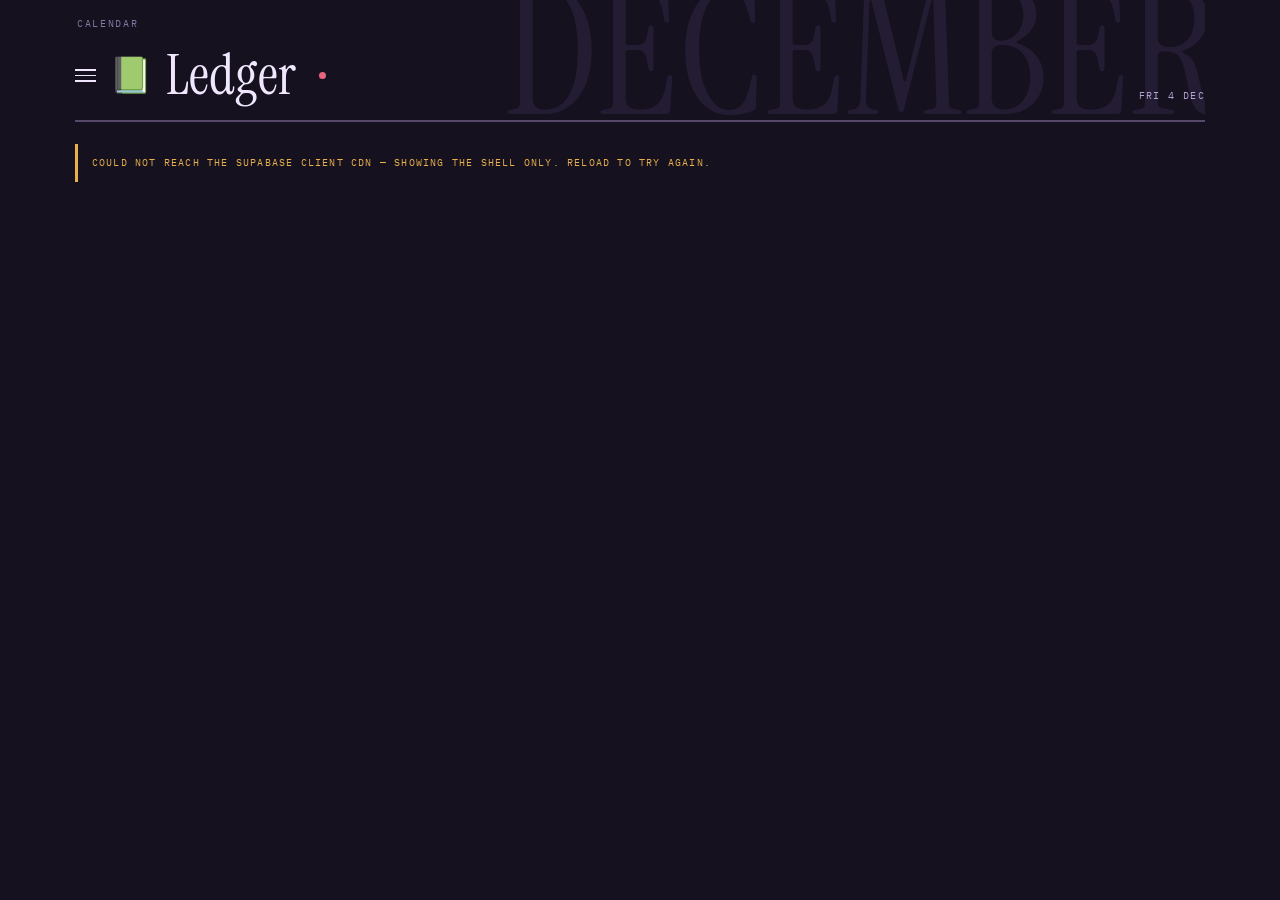
<file: index.html>
<!DOCTYPE html>
<html lang="en">
<head>
<meta charset="utf-8">
<meta name="viewport" content="width=device-width, initial-scale=1">
<meta name="color-scheme" content="dark">
<meta name="theme-color" content="#15111f">
<meta name="mobile-web-app-capable" content="yes">
<meta name="apple-mobile-web-app-capable" content="yes">
<meta name="apple-mobile-web-app-status-bar-style" content="black-translucent">
<meta name="apple-mobile-web-app-title" content="Ledger">
<title>Ledger</title>
<link rel="manifest" href="manifest.webmanifest">
<link rel="icon" href="assets/icons/favicon-32.png" sizes="32x32" type="image/png">
<link rel="apple-touch-icon" href="assets/icons/apple-touch-icon.png">
<link rel="preconnect" href="https://fonts.googleapis.com">
<link rel="preconnect" href="https://fonts.gstatic.com" crossorigin>
<link href="https://fonts.googleapis.com/css2?family=Instrument+Serif:ital@0;1&family=IBM+Plex+Mono:wght@300;400;500&family=Montserrat:wght@400;500&display=swap" rel="stylesheet">
<link rel="stylesheet" href="assets/css/app.css">
</head>
<body>

<!-- Nothing renders until there is a session to scope it to. -->
<div class="gate" id="gate" hidden></div>

<div class="wrap" id="appWrap" hidden>

  <div class="mast">
    <div class="big" id="mastWord">&nbsp;</div>
    <div class="where" id="mastWhere"></div>
    <button class="brand" id="brandBtn" aria-haspopup="true" aria-expanded="false">
      <span class="bars" aria-hidden="true"><i></i><i></i><i></i></span>
      <span class="mark" aria-hidden="true">📗</span>Ledger
      <span class="syncdot" id="syncDot" title="Connected" aria-hidden="true"></span></button>
    <div class="meta" id="mastMeta"></div>
  </div>

  <div class="conn" id="conn" hidden></div>

  <!-- Six sections. The loan is not among them: it is a modal, opened from the
       drawer and from the loan row in the week view. Round-up is locked —
       still mounted underneath, just covered until Lunch Money budgeting
       restarts. -->
  <section class="tab" id="t-cal"></section>
  <section class="tab lockwrap" id="t-ru" hidden>
    <div id="t-ru-inner"></div>
    <div class="lockoverlay">
      <div>
        <div class="ll">Round-up is resting</div>
        <div class="ls">It still works underneath — this is just paused until Lunch Money budgeting starts back up. Save now covers the same ground day to day.</div>
      </div>
    </div>
  </section>
  <section class="tab" id="t-cards" hidden></section>
  <section class="tab" id="t-pb" hidden></section>
  <section class="tab" id="t-bills" hidden></section>
  <section class="tab" id="t-lunch" hidden></section>
  <section class="tab" id="t-save" hidden></section>
  <section class="tab" id="t-stmt" hidden></section>

</div>

<div class="drawer" id="drawer" hidden>
  <div class="sc" id="drawerScrim"></div>
  <div class="pan" role="dialog" aria-modal="true" aria-label="Sections">
    <div class="ph">
      <span class="t"><span class="mark" aria-hidden="true">📗</span>Ledger</span>
      <button id="drawerX" aria-label="Close">&times;</button>
    </div>
    <div class="dnav" id="nav" role="tablist"></div>
    <div class="dfoot">
      Nine sections &middot; desktop
      <button class="tbtn" id="exportData" style="margin-top:12px">Export all data</button>
      <button class="tbtn" id="signOut" style="margin-top:8px" hidden>Sign out</button>
    </div>
  </div>
</div>

<div class="scrim" id="scrim" hidden>
  <div class="modal" role="dialog" aria-modal="true" aria-labelledby="mTitle" id="modal"></div>
</div>
<div class="scrim" id="helpScrim" hidden>
  <div class="modal hmodal" role="dialog" aria-modal="true" aria-label="How this works" id="helpModal"></div>
</div>
<div class="scrim" id="loanScrim" hidden>
  <div class="modal lmodal" role="dialog" aria-modal="true" aria-label="The loan" id="loanModal"></div>
</div>

<div class="toast" id="toast" role="status" aria-live="polite"></div>

<script type="module" src="assets/js/app.js"></script>
</body>
</html>
</file>
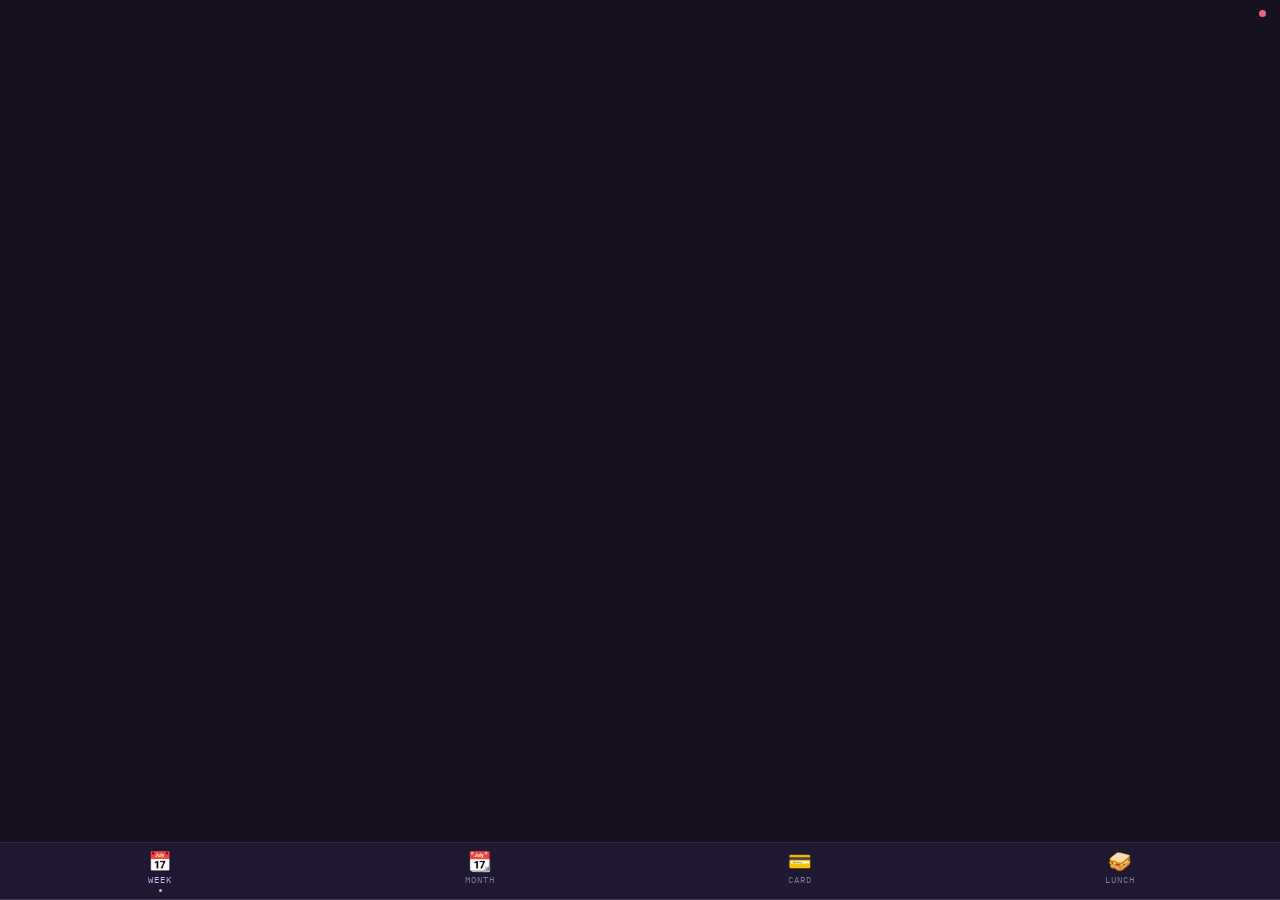
<file: m/index.html>
<!DOCTYPE html>
<html lang="en">
<head>
<meta charset="UTF-8">
<meta name="viewport" content="width=device-width, initial-scale=1, maximum-scale=1, user-scalable=no">
<meta name="color-scheme" content="dark">
<meta name="theme-color" content="#15111f">
<meta name="mobile-web-app-capable" content="yes">
<meta name="apple-mobile-web-app-capable" content="yes">
<meta name="apple-mobile-web-app-status-bar-style" content="black-translucent">
<meta name="apple-mobile-web-app-title" content="Ledger">
<title>Ledger</title>
<link rel="manifest" href="manifest.webmanifest">
<link rel="icon" href="assets/icons/favicon-32.png" sizes="32x32" type="image/png">
<link rel="apple-touch-icon" href="assets/icons/apple-touch-icon.png">
<link rel="preconnect" href="https://fonts.googleapis.com">
<link rel="preconnect" href="https://fonts.gstatic.com" crossorigin>
<link href="https://fonts.googleapis.com/css2?family=Instrument+Serif:ital@0;1&family=IBM+Plex+Mono:wght@300;400;500&family=Montserrat:wght@400;500&display=swap" rel="stylesheet">
<link rel="stylesheet" href="../assets/css/app.css">
<link rel="stylesheet" href="assets/css/mobile.css">
</head>
<body>

<!-- Nothing renders until there is a session to scope it to — same gate markup
     auth.js already knows how to fill in. -->
<div class="gate" id="gate" hidden></div>

<div id="appWrap" hidden>
  <div id="shell">
    <div class="msyncdot" id="mSyncDot" title="Connected" aria-hidden="true"></div>
    <div id="screens">

      <div class="mscreen active" id="s-week"></div>
      <div class="mscreen" id="s-cal"></div>
      <div class="mscreen" id="s-wc"></div>
      <div class="mscreen" id="s-lunch"></div>

    </div>

    <!-- Pay back is deliberately not here — unplugged from mobile nav for
         now, not deleted. See m/assets/js/main.js for the re-wiring note. -->
    <div id="mnav">
      <button class="ni on" data-s="week"><div class="ico">📅</div><div>Week</div><div class="pip"></div></button>
      <button class="ni" data-s="cal"><div class="ico">📆</div><div>Month</div><div class="pip"></div></button>
      <button class="ni" data-s="wc"><div class="ico">💳</div><div>Card</div><div class="pip"></div></button>
      <button class="ni" data-s="lunch"><div class="ico">🥪</div><div>Lunch</div><div class="pip"></div></button>
    </div>
  </div>

  <div id="msheet-scrim"></div>
  <div id="mday-sheet">
    <div class="msheet-handle"></div>
    <div class="msheet-head">
      <div class="msheet-daynum" id="msh-num">11</div>
      <div class="msheet-meta">
        <div class="msh-dow" id="msh-dow">TUESDAY</div>
        <div class="msh-full" id="msh-full">August 11, 2026</div>
      </div>
      <button class="msheet-close" id="msh-close" aria-label="Close">×</button>
    </div>
    <div class="msheet-body" id="msh-body"></div>
  </div>
  <div id="mtoast"></div>
</div>

<script type="module" src="assets/js/main.js"></script>
</body>
</html>
</file>
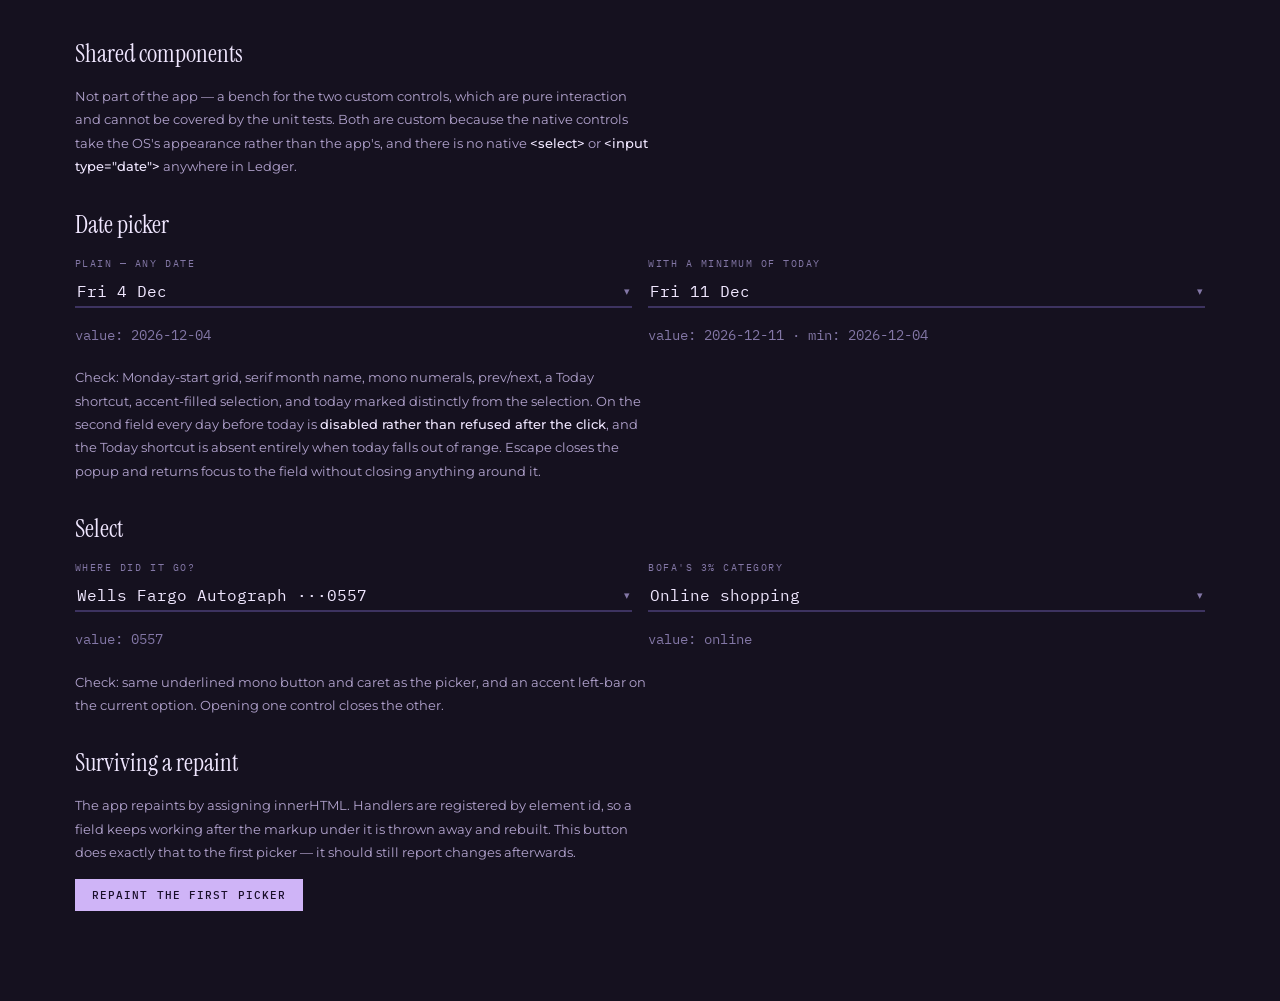
<file: tests/components.html>
<!DOCTYPE html>
<html lang="en">
<head>
<meta charset="utf-8">
<meta name="viewport" content="width=device-width, initial-scale=1">
<meta name="color-scheme" content="dark">
<title>Ledger — shared components</title>
<link rel="preconnect" href="https://fonts.googleapis.com">
<link rel="preconnect" href="https://fonts.gstatic.com" crossorigin>
<link href="https://fonts.googleapis.com/css2?family=Instrument+Serif:ital@0;1&family=IBM+Plex+Mono:wght@300;400;500&family=Montserrat:wght@400;500&display=swap" rel="stylesheet">
<link rel="stylesheet" href="../assets/css/app.css">
</head>
<body>
<div class="wrap" style="padding-top:34px">

  <h2 class="sec" style="margin-top:0">Shared components</h2>
  <div class="plain" style="margin-bottom:26px">
    Not part of the app — a bench for the two custom controls, which are pure
    interaction and cannot be covered by the unit tests. Both are custom because
    the native controls take the OS's appearance rather than the app's, and there
    is no native <b>&lt;select&gt;</b> or <b>&lt;input type="date"&gt;</b> anywhere
    in Ledger.
  </div>

  <h2 class="sec">Date picker</h2>
  <div class="ff" style="align-items:flex-start">
    <div class="fld grow">
      <span class="label">Plain — any date</span>
      <div id="m1"></div>
      <div class="cs mono" id="o1" style="margin-top:9px;color:var(--faint)"></div>
    </div>
    <div class="fld grow">
      <span class="label">With a minimum of today</span>
      <div id="m2"></div>
      <div class="cs mono" id="o2" style="margin-top:9px;color:var(--faint)"></div>
    </div>
  </div>

  <div class="plain" style="margin-top:20px">
    Check: Monday-start grid, serif month name, mono numerals, prev/next, a Today
    shortcut, accent-filled selection, and today marked distinctly from the
    selection. On the second field every day before today is <b>disabled rather
    than refused after the click</b>, and the Today shortcut is absent entirely
    when today falls out of range. Escape closes the popup and returns focus to
    the field without closing anything around it.
  </div>

  <h2 class="sec">Select</h2>
  <div class="ff" style="align-items:flex-start">
    <div class="fld grow">
      <span class="label">Where did it go?</span>
      <div id="m3"></div>
      <div class="cs mono" id="o3" style="margin-top:9px;color:var(--faint)"></div>
    </div>
    <div class="fld grow">
      <span class="label">BofA's 3% category</span>
      <div id="m4"></div>
      <div class="cs mono" id="o4" style="margin-top:9px;color:var(--faint)"></div>
    </div>
  </div>

  <div class="plain" style="margin-top:20px">
    Check: same underlined mono button and caret as the picker, and an accent
    left-bar on the current option. Opening one control closes the other.
  </div>

  <h2 class="sec">Surviving a repaint</h2>
  <div class="plain" style="margin-bottom:14px">
    The app repaints by assigning innerHTML. Handlers are registered by element
    id, so a field keeps working after the markup under it is thrown away and
    rebuilt. This button does exactly that to the first picker — it should still
    report changes afterwards.
  </div>
  <button class="go" id="repaint">Repaint the first picker</button>

</div>
<div class="toast" id="toast" role="status" aria-live="polite"></div>

<script type="module">
import { dateField, onDateChange, dateValue } from '../assets/js/ui/datepicker.js';
import { selectField, onSelectChange } from '../assets/js/ui/select.js';
import { toast } from '../assets/js/ui/toast.js';
import { today, key, add, fmtDW, pd } from '../assets/js/dates.js';

const show = (id, msg) => { document.getElementById(id).textContent = msg; };

function mountFirst() {
  document.getElementById('m1').innerHTML =
    dateField('d1', { value: key(today()), label: 'Any date' });
  show('o1', 'value: ' + dateValue('d1'));
}
mountFirst();
onDateChange('d1', k => { show('o1', 'value: ' + k + '  ·  ' + fmtDW(pd(k))); toast('Picked ' + k); });

document.getElementById('m2').innerHTML =
  dateField('d2', { value: key(add(today(), 7)), min: key(today()), label: 'Future only' });
show('o2', 'value: ' + dateValue('d2') + '  ·  min: ' + key(today()));
onDateChange('d2', k => { show('o2', 'value: ' + k + '  ·  min: ' + key(today())); toast('Picked ' + k); });

document.getElementById('m3').innerHTML = selectField('s1', [
  ['0557', 'Wells Fargo Autograph ···0557'],
  ['1856', 'Chase Prime Visa ···1856'],
  ['0516', 'BofA Customized Cash ···0516'],
  ['other', 'Something else, not a card'],
], '0557', 'Where the purchase went');
show('o3', 'value: 0557');
onSelectChange('s1', (v, label) => { show('o3', 'value: ' + v + '  ·  ' + label); toast(label); });

document.getElementById('m4').innerHTML = selectField('s2', [
  ['online', 'Online shopping'], ['dining', 'Dining'], ['gas', 'Gas & EV charging'],
  ['travel', 'Travel'], ['drug', 'Drug stores'], ['home', 'Home improvement'],
], 'online', "BofA's 3% category");
show('o4', 'value: online');
onSelectChange('s2', (v, label) => { show('o4', 'value: ' + v + '  ·  ' + label); toast(label); });

/* Rebuilds the markup underneath the handler, which must survive it. */
document.getElementById('repaint').onclick = () => {
  mountFirst();
  toast('Repainted — the picker should still report changes');
};
</script>
</body>
</html>
</file>
<file: assets/css/app.css>
:root{
  --bg:#15111f;--panel:#1e1830;--p2:#272040;--line:#3d3360;--soft:#2e2649;
  --accent:#cfb4f7;--accent-2:#8b6bc4;--text:#f0e7ff;--muted:#b3a4cf;--faint:#8377a6;
  --warn:#e8b04b;--alert:#e8657f;--pay:#c05070;--loan:#6982c7;--pbk:#9e379f;--save:#4fc4b8;--radius:0;
  --serif:'Instrument Serif',Georgia,serif;
  --sans:'Montserrat',ui-sans-serif,-apple-system,"Segoe UI",Roboto,sans-serif;
  --mono:'IBM Plex Mono',ui-monospace,"SF Mono",Menlo,monospace;
}
*{box-sizing:border-box;margin:0;padding:0}
body{background:var(--bg);color:var(--text);font-family:var(--sans);font-size:14px;line-height:1.6;-webkit-font-smoothing:antialiased}
.mono{font-family:var(--mono);font-variant-numeric:tabular-nums}
.serif{font-family:var(--serif);font-weight:400;letter-spacing:0}
.label{font-family:var(--mono);font-size:9.5px;letter-spacing:.16em;text-transform:uppercase;color:var(--faint);font-weight:400}
.wrap{width:min(1560px,93vw);margin:0 auto;padding:0 30px 90px}

/* ---------- masthead ---------- */
.mast{position:relative;height:clamp(104px,9.5vw,150px);overflow:hidden;border-bottom:2px solid rgba(207,180,247,.34);margin-bottom:22px}
.mast .big{position:absolute;right:-16px;top:-.2em;font-family:var(--serif);font-size:clamp(150px,14vw,230px);line-height:1;color:#241c33;white-space:nowrap;user-select:none;pointer-events:none}
.brand{position:absolute;left:-6px;bottom:12px;display:flex;align-items:center;gap:13px;background:transparent;border:0;color:var(--text);cursor:pointer;font-family:var(--serif);font-size:clamp(40px,4.4vw,64px);line-height:1;padding:4px 6px}
.brand .mark{font-size:.62em;line-height:1;filter:saturate(.9);flex-shrink:0}
.brand:hover{color:var(--accent)}
.syncdot{display:inline-block;width:7px;height:7px;border-radius:50%;margin-left:10px;vertical-align:middle;background:var(--alert)}
.syncdot.ok{background:var(--save)}
.brand:focus-visible{outline:2px solid var(--accent);outline-offset:2px}
.brand .bars{display:flex;flex-direction:column;gap:4px;width:21px;flex-shrink:0}
.brand .bars i{display:block;height:1.5px;background:currentColor}
.mast .meta{position:absolute;right:0;bottom:16px;text-align:right;font-family:var(--mono);font-size:10px;letter-spacing:.14em;color:var(--muted);text-transform:uppercase}
.mast .meta b{color:var(--pay);font-weight:400}
.mast .where{position:absolute;left:2px;top:16px;font-family:var(--mono);font-size:9.5px;letter-spacing:.18em;text-transform:uppercase;color:var(--faint)}

/* ---------- drawer nav ---------- */
.drawer{position:fixed;inset:0;z-index:80}
.drawer[hidden]{display:none}
.drawer .sc{position:absolute;inset:0;background:rgba(10,7,18,.74)}
.drawer .pan{position:absolute;left:0;top:0;bottom:0;width:min(300px,84vw);background:#2b1a2c;border-right:1px solid var(--line);padding:24px 0 20px;overflow:auto}
.drawer .ph{display:flex;align-items:center;padding:0 22px 16px;border-bottom:1px solid var(--soft);margin-bottom:8px}
.drawer .ph .t{font-family:var(--serif);font-size:32px;line-height:1;display:flex;align-items:center;gap:10px}
.drawer .ph .t .mark{font-size:.6em;filter:saturate(.9)}
.drawer .ph button{margin-left:auto;background:transparent;border:1px solid var(--line);color:var(--muted);width:28px;height:28px;cursor:pointer;font-size:15px;font-family:var(--mono);line-height:1}
.drawer .ph button:hover{border-color:var(--alert);color:var(--alert)}
.dnav{display:flex;flex-direction:column}
.dnav button{background:transparent;border:0;border-left:3px solid transparent;color:var(--muted);cursor:pointer;
  font-family:var(--serif);font-size:25px;text-align:left;padding:9px 22px;display:flex;align-items:baseline;gap:9px;line-height:1.25}
.dnav button:hover{color:var(--text);background:#241d3a}
.dnav button[aria-selected="true"]{color:var(--accent);border-left-color:var(--accent)}
.dnav button:focus-visible{outline:2px solid var(--accent);outline-offset:-2px}
.dnav .b{font-family:var(--mono);font-size:11px;color:var(--faint);margin-left:auto}
.dnav .em{font-size:15px;line-height:1;width:20px;flex-shrink:0;filter:saturate(.8)}
.dnav .b.on{color:var(--warn)}
.dfoot{margin-top:auto;padding:18px 22px 0;font-family:var(--mono);font-size:10px;letter-spacing:.1em;color:var(--faint);text-transform:uppercase}
.tab[hidden]{display:none}

/* ---------- shared chrome ---------- */
.panel{background:var(--panel);border:1px solid var(--soft);border-radius:0;padding:17px}
.grid{display:grid;gap:12px}
.g3{grid-template-columns:repeat(3,1fr)}
@media(max-width:760px){.g3{grid-template-columns:1fr}}
h2.sec{font-family:var(--serif);font-size:25px;font-weight:400;color:var(--text);margin:26px 0 11px;letter-spacing:0}
button.go{background:var(--accent);color:#1a0f2b;border:0;border-radius:0;padding:9px 17px;font-family:var(--mono);font-size:11px;letter-spacing:.1em;text-transform:uppercase;cursor:pointer}
button.go:hover{background:#e0cbff}
button.go:focus-visible{outline:2px solid #fff;outline-offset:2px}
.arrow{background:transparent;border:1px solid var(--line);color:var(--muted);width:28px;height:26px;border-radius:0;cursor:pointer;display:grid;place-items:center;padding:0}
.arrow:hover{border-color:var(--accent);color:var(--accent)}
.arrow svg{width:11px;height:11px}
.tbtn{background:transparent;border:1px solid var(--line);color:var(--faint);border-radius:0;padding:5px 12px;font-family:var(--mono);font-size:10px;letter-spacing:.1em;text-transform:uppercase;cursor:pointer}
.tbtn:hover{border-color:var(--accent);color:var(--accent)}

/* ---------- calendar ---------- */
.chead{display:flex;align-items:flex-end;gap:12px;margin-bottom:12px;flex-wrap:wrap;min-height:34px}
.chead h3{font-family:var(--serif);font-size:clamp(40px,4vw,58px);font-weight:400;line-height:.95;letter-spacing:0}
.chead .nav{margin-left:auto;display:flex;align-items:center;gap:7px}
.cgrid{display:grid;grid-template-columns:64px repeat(7,1fr);gap:6px}
.cgrid .dow{font-family:var(--mono);font-size:9px;letter-spacing:.16em;text-transform:uppercase;color:var(--faint);padding:0 0 5px 7px}
.cgrid .dow:nth-child(5){color:var(--pay)}
.wknum{background:transparent;border:0;border-right:2px solid var(--line);cursor:pointer;
  display:flex;flex-direction:column;align-items:flex-end;justify-content:flex-start;padding:5px 10px 0 0;font-family:var(--serif)}
.wknum:hover .n{color:var(--accent)}
.wknum .w{display:none}
.wknum .n{font-size:clamp(26px,2.4vw,36px);line-height:1;color:#5d5182;font-weight:400}
.wknum.cur{border-right-color:var(--accent)}
.wknum.cur .n{color:var(--accent)}
.cell{min-height:clamp(76px,7.4vw,116px);background:var(--panel);border:1px solid var(--soft);border-radius:0;padding:7px 8px;position:relative;cursor:pointer;text-align:left;font:inherit;color:inherit}
.cell:hover{border-color:var(--accent)}
.cell:focus-visible{outline:2px solid var(--accent);outline-offset:1px}
.cell .n{font-family:var(--mono);font-size:13px;color:var(--muted);font-variant-numeric:tabular-nums}
.cell.out{background:transparent;border-color:#241c38;opacity:.5}
.cell.out .n{color:#5d5182}
.cell.pay{background:#2b1a2c}
.cell.pay .n{color:var(--pay)}
.cell.today{border-color:var(--accent);box-shadow:inset 0 0 0 1px var(--accent)}
.cell.today .n{color:var(--text)}
.cell .pips{position:absolute;top:28px;left:8px;display:flex;gap:4px;flex-wrap:wrap;max-width:84%}
.cell .pips i{width:13px;height:2px;border-radius:0}
.cell .amt{position:absolute;bottom:7px;left:8px;font-size:9.5px;color:var(--faint);font-family:var(--mono)}
/* Pinned to its own corner rather than in the flowing pip row, so it lands
   in the same spot every day instead of drifting with however many other
   pips happen to be there first. */
.cell .pip-note{position:absolute;bottom:6px;right:7px;font-size:11px;line-height:1}
.legend{display:flex;gap:16px;margin-top:15px;flex-wrap:wrap;font-family:var(--mono);font-size:10px;letter-spacing:.06em;color:var(--faint);text-transform:uppercase}
.legend span{display:flex;align-items:center;gap:6px}
.legend i{width:12px;height:2px;border-radius:0}
.legend .pip-note{font-size:11px;line-height:1}
@media(max-width:620px){
  .cgrid{grid-template-columns:34px repeat(7,1fr);gap:3px}
  .wknum .n{font-size:17px}
  .cell{padding:4px;min-height:56px}
  .cell .amt{display:none}
  .mast .big{font-size:96px;top:-16px}
}

/* day modal */
.scrim{position:fixed;inset:0;background:rgba(10,7,18,.74);z-index:60;display:grid;place-items:center;padding:20px}
.scrim[hidden]{display:none}
.modal{background:color-mix(in srgb, var(--acc,#cfb4f7) 8%, var(--panel));
  border:1px solid color-mix(in srgb, var(--acc,#cfb4f7) 26%, var(--line));
  border-top:3px solid var(--acc,var(--line));border-radius:0;width:min(540px,100%);max-height:82vh;overflow:auto}
.mhead{display:flex;align-items:flex-start;gap:14px;padding:18px 20px 15px;border-bottom:1px solid color-mix(in srgb, var(--acc,#cfb4f7) 34%, var(--line));position:sticky;top:0;
  background:color-mix(in srgb, var(--acc,#cfb4f7) 17%, var(--panel))}
.mhead .dnum{font-family:var(--serif);font-size:46px;line-height:.85;letter-spacing:0;color:var(--acc,var(--text))}
.mhead .dmeta .dow{font-family:var(--mono);font-size:9.5px;letter-spacing:.16em;text-transform:uppercase;color:var(--acc,var(--faint));opacity:.85}
.mhead .dmeta .dfull{font-family:var(--serif);font-size:19px;color:var(--muted);margin-top:3px}
.mclose{margin-left:auto;background:transparent;border:1px solid var(--line);color:var(--muted);width:28px;height:28px;border-radius:0;cursor:pointer;font-size:15px;line-height:1;font-family:var(--mono)}
.mclose:hover{border-color:var(--alert);color:var(--alert)}
.mbody{padding:4px 12px 10px}
.mrow{display:flex;align-items:center;gap:12px;padding:12px 8px;border-bottom:1px solid color-mix(in srgb, var(--acc,#cfb4f7) 14%, var(--soft))}
.mrow:last-child{border:0}
.mrow .ic{width:14px;height:2px;border-radius:0;flex-shrink:0}
.mrow .mn{flex:1;min-width:0}
.mrow .mn .n{font-family:var(--serif);font-size:19px}
.mrow .mn .t{font-size:11px;color:var(--faint);margin-top:1px}
.mrow .mv{font-family:var(--mono);font-size:14px;font-variant-numeric:tabular-nums}
.mfoot{padding:12px 20px 18px;display:flex;gap:10px;flex-wrap:wrap;align-items:center}
.modal .go{background:var(--acc,var(--accent));color:#1a0f2b}
.modal .go:hover{filter:brightness(1.12)}
.modal .tbtn:hover{border-color:var(--acc,var(--accent));color:var(--acc,var(--accent))}
.modal .note-add textarea:focus,.modal .note-edit{border-bottom-color:var(--acc,var(--accent))}
.modal .mclose:hover{border-color:var(--acc,var(--accent));color:var(--acc,var(--accent))}
.paydaybar{margin:0 20px;padding:8px 0;border-top:1px solid rgba(192,80,112,.3);border-bottom:1px solid rgba(192,80,112,.3);
  font-family:var(--mono);font-size:10px;letter-spacing:.16em;text-transform:uppercase;color:var(--pay)}

/* ---------- week view ---------- */
/* The week is a sheet of paper. Every colour token is re-pointed for a light
   surface, so the existing week-view CSS keeps working untouched. */
#weekView{position:relative;padding:28px 30px 32px;border:1px solid #b9b096;
  --text:#1d1728;--muted:#5f5578;--faint:#8d85a2;--line:#c3bba4;--soft:#dbd4c0;
  --panel:transparent;--p2:#e7e0cc;--accent:#5b3a9e;--accent-2:#5b3a9e;
  --warn:#8a5e0a;--alert:#b0334f;--pay:#7d2440;--loan:#2f4f96;--pbk:#7d2a7e;--save:#0f7570;
  color:var(--text);
  background-color:#ddd5bd;
  background-image:radial-gradient(circle at center, rgba(24,26,20,.26) 1.1px, transparent 1.2px);
  background-size:26px 26px;background-position:15px 15px;
  box-shadow:0 18px 50px -22px rgba(0,0,0,.7)}
#weekView .panel{background:transparent;border:0;padding:0}
#weekView .day{background:rgba(246,240,224,.6);border-color:#bfb69c}
#weekView .day.today{border-color:var(--accent);box-shadow:inset 0 0 0 1px var(--accent)}
#weekView .day.pay{background:#eccdd6;border-color:#d09aab}
#weekView .daybar{border-top-color:#a89e80;border-left-color:#bfb69c}
#weekView .row{border-bottom-color:#c5bca2}
#weekView .summary{border-top-color:#a89e80;border-top-width:2px}
#weekView .wkhead{padding-bottom:14px;margin-bottom:18px;border-bottom:1px solid #bfb69c}
#weekView .arrow,#weekView .wkhead .back{background:rgba(246,240,224,.66);border-color:#a89e80;color:var(--muted)}
#weekView .arrow:hover,#weekView .wkhead .back:hover{border-color:var(--accent);color:var(--accent)}
#weekView .tick{border-color:#a9a189}
#weekView .row .v:hover{border-color:#c3bba4}
#weekView .row .v:focus{border-color:var(--accent);background:#e7e0cc}
#weekView .chip{border-color:currentColor;opacity:.9}
#weekView .row.loanrow:hover{background:rgba(47,79,150,.08)}
#weekView .noterow:hover,#weekView .closerow:hover{background:rgba(24,26,20,.05)}
.wkhead{display:flex;align-items:flex-end;gap:12px;margin-bottom:14px;flex-wrap:wrap}
.wkhead .back{background:transparent;border:1px solid var(--line);color:var(--muted);border-radius:0;padding:6px 12px;font-family:var(--mono);font-size:10px;letter-spacing:.1em;text-transform:uppercase;cursor:pointer;display:flex;align-items:center;gap:6px}
.wkhead .back:hover{border-color:var(--accent);color:var(--accent)}
.wkhead h3{font-family:var(--serif);font-size:38px;font-weight:400;line-height:.95}
.wkhead .rng{font-family:var(--mono);font-size:11px;letter-spacing:.1em;text-transform:uppercase;color:var(--faint);padding-bottom:4px}
.wkhead .nav{margin-left:auto;display:flex;gap:7px}
.daybar{display:grid;grid-template-columns:repeat(7,1fr);border-top:2px solid var(--line);border-left:1px solid var(--soft);margin-bottom:16px}
.day{background:transparent;border:0;border-right:1px solid var(--soft);border-bottom:1px solid var(--soft);padding:8px 9px}
.day.today{box-shadow:inset 0 0 0 2px var(--accent)}
.day.pay{background:#2b1a2c}
.day .dow{font-family:var(--mono);font-size:9px;letter-spacing:.16em;color:var(--faint);text-transform:uppercase}
.day .num{font-family:var(--serif);font-size:24px;line-height:1.1;margin:1px 0}
.day.today .num{color:var(--accent)}
.day.pay .num,.day.pay .dow{color:var(--pay)}
.day .amt{font-family:var(--mono);font-size:10px;color:var(--accent)}
.day .amt.none{color:#5d5182}
.day .pd{font-family:var(--mono);font-size:8px;letter-spacing:.14em;text-transform:uppercase;color:var(--pay)}

.row{display:flex;align-items:center;gap:12px;padding:12px 14px;border-bottom:1px solid var(--soft)}
.row:last-child{border:0}
.tick{width:18px;height:18px;border-radius:0;border:1px solid var(--line);background:transparent;cursor:pointer;flex-shrink:0;display:grid;place-items:center;padding:0}
.tick:hover{border-color:var(--accent)}
.tick svg{opacity:0;width:11px;height:11px}
.row.paid .tick{background:var(--accent);border-color:var(--accent)}
.row.paid .tick svg{opacity:1}
.row .when{width:46px;flex-shrink:0;font-family:var(--mono)}
.row .when .d{font-size:15px;font-variant-numeric:tabular-nums}
.row .when .m{font-size:9px;color:var(--faint);letter-spacing:.14em;text-transform:uppercase}
.row .nm{flex:1;min-width:0}
.row .nm .n{font-family:var(--serif);font-size:20px;line-height:1.2}
.row .nm .t{font-size:11px;color:var(--faint)}
.row .v{font-family:var(--mono);font-size:15px;font-variant-numeric:tabular-nums;background:transparent;border:1px solid transparent;border-radius:0;padding:3px 7px;width:100px;text-align:right;color:var(--text)}
.row .v:hover{border-color:var(--line)}
.row .v:focus{border-color:var(--accent);background:var(--p2);outline:none}
.row.paid{opacity:.4}
.row.paid .v{text-decoration:line-through}
.row.info{cursor:default}
.row.loanrow{border-left:3px solid var(--loan);cursor:pointer}
.row.loanrow:hover{background:rgba(105,130,199,.08)}
.row.info .ic{width:18px;display:grid;place-items:center;flex-shrink:0}
.row.info .ic i{width:14px;height:2px;border-radius:0;display:block}
.chip{font-family:var(--mono);font-size:9px;padding:3px 8px;border-radius:0;letter-spacing:.12em;text-transform:uppercase;white-space:nowrap;border:1px solid}
.chip.auto{border-color:rgba(207,180,247,.4);color:var(--accent)}
.chip.man{border-color:rgba(232,176,75,.4);color:var(--warn)}
.chip.est{border-color:rgba(179,164,207,.35);color:var(--muted)}
.chip.loan{border-color:rgba(105,130,199,.45);color:var(--loan)}
.chip.close{border-color:rgba(232,176,75,.4);color:var(--warn)}
.chip.pbk{border-color:rgba(232,101,127,.4);color:var(--alert)}
.chip.yours{border-color:rgba(158,55,159,.45);color:var(--pbk)}
.chip.save{border-color:rgba(79,196,184,.5);color:var(--save)}
.summary{display:flex;justify-content:space-between;align-items:flex-end;padding:14px 0 0;border-top:2px solid var(--line);margin-top:14px}
.summary .big{font-family:var(--mono);font-size:26px;font-variant-numeric:tabular-nums}
.empty{padding:28px;text-align:center;color:var(--faint);font-size:13px}

/* ---------- round-up ---------- */
.ru-top{display:flex;align-items:flex-start;gap:26px;flex-wrap:wrap}
.ru .amt{font-family:var(--mono);font-size:46px;letter-spacing:-.03em;line-height:1;font-variant-numeric:tabular-nums}
.ru .amt i{color:var(--accent);font-style:normal}
.ru .sub{font-size:12px;color:var(--muted);margin-top:6px}
.ctl{flex:1;min-width:270px}
.dates{display:flex;gap:8px;align-items:center;margin-bottom:12px}
.dates input{background:var(--p2);border:1px solid var(--line);color:var(--text);border-radius:0;padding:7px 10px;font-family:var(--mono);font-size:12px;color-scheme:dark}
.dates span{color:var(--faint);font-size:12px}
.cats{display:flex;gap:6px;flex-wrap:wrap;margin-bottom:14px}
.cats button{background:transparent;border:1px solid var(--line);color:var(--faint);padding:5px 11px;border-radius:0;font-family:var(--mono);font-size:10px;letter-spacing:.08em;text-transform:uppercase;cursor:pointer}
.cats button[aria-pressed="true"]{border-color:var(--accent);color:var(--accent)}
.warn{font-family:var(--mono);font-size:10px;letter-spacing:.1em;text-transform:uppercase;color:var(--warn);margin-top:10px}
.brk{display:grid;grid-template-columns:repeat(5,1fr);gap:0;margin-top:18px;padding-top:16px;border-top:2px solid var(--line)}
@media(max-width:700px){.brk{grid-template-columns:repeat(2,1fr)}}
.bd{padding:0 14px;border-left:1px solid var(--soft)}
.bd:first-child{border-left:0;padding-left:0}
.bd .c{font-family:var(--mono);font-size:9px;color:var(--faint);text-transform:uppercase;letter-spacing:.14em}
.bd .v{font-family:var(--mono);font-size:19px;margin-top:4px;font-variant-numeric:tabular-nums}
.bd .n{font-size:10px;color:var(--faint)}

/* ---------- which card ---------- */
.cardtop{display:grid;grid-template-columns:minmax(280px,.82fr) minmax(0,1.18fr);gap:34px;
  align-items:start;padding-bottom:22px;margin-bottom:6px;border-bottom:1px solid var(--soft)}
@media(max-width:1080px){.cardtop{grid-template-columns:1fr;gap:20px}}
.cardtop .askrow{display:flex;flex-direction:column;gap:20px;margin-bottom:0}
.cardtop .askf.grow{min-width:0}
.cardtop #pick{min-width:0}
.cardtop .pick{margin-bottom:0;padding-top:0;border-top:0;border-bottom:0}
.cardtop .pick .nm{font-size:clamp(30px,2.9vw,42px)}
.askrow{display:flex;gap:18px;align-items:flex-start;margin-bottom:18px;flex-wrap:wrap}
.askf{display:flex;flex-direction:column;gap:8px}
.askf.grow{flex:1;min-width:260px}
.amtin{display:flex;align-items:center;gap:3px;background:transparent;border:0;border-bottom:2px solid var(--line);padding:2px 2px 4px}
.amtin span{color:var(--faint);font-family:var(--mono);font-size:19px}
.amtin input{background:transparent;border:0;color:var(--text);font-family:var(--mono);font-size:26px;width:104px;outline:none;-moz-appearance:textfield;font-variant-numeric:tabular-nums}
.amtin input::-webkit-outer-spin-button,.amtin input::-webkit-inner-spin-button{-webkit-appearance:none;margin:0}
.amtin:focus-within{border-bottom-color:var(--accent)}
.back-amt{font-family:var(--mono);font-size:15px;color:var(--accent);font-variant-numeric:tabular-nums}
.capbar{height:2px;background:var(--line);border-radius:0;overflow:hidden;margin-top:7px;width:100%;max-width:190px}
.capbar i{display:block;height:100%;background:var(--warn)}
.choicebox{display:flex;align-items:center;gap:10px;flex-wrap:wrap;font-size:13px;color:var(--muted)}
.choicebox select{background:var(--p2);border:1px solid var(--line);color:var(--text);border-radius:0;padding:6px 9px;font-family:var(--mono);font-size:13px}
.choicebox select:focus{border-color:var(--accent);outline:none}
.capin{background:var(--p2);border:1px solid var(--line);color:var(--text);border-radius:0;padding:5px 8px;font-family:var(--mono);font-size:12px;width:82px}
.plain{font-size:13px;color:var(--muted);line-height:1.8;max-width:64ch}
.plain b{color:var(--text);font-weight:500}
.pickrow,.caprow{display:flex;align-items:center;gap:9px;flex-wrap:wrap;margin-top:12px}
.pl{font-size:13px;color:var(--muted)}
.pickrow .selwrap{min-width:220px}
.caprow .selwrap,.pickrow .selwrap{flex:0 1 auto}
.capfield{display:flex;align-items:center;gap:2px;background:var(--p2);border:1px solid var(--line);border-radius:0;padding:5px 10px}
.capfield span{color:var(--faint);font-family:var(--mono);font-size:13px}
.capfield input{background:transparent;border:0;color:var(--text);font-family:var(--mono);font-size:14px;width:72px;outline:none;-moz-appearance:textfield}
.capfield input::-webkit-outer-spin-button,.capfield input::-webkit-inner-spin-button{-webkit-appearance:none;margin:0}
.capsplit{display:flex;gap:18px;flex-wrap:wrap;margin-top:10px;font-size:11.5px;color:var(--muted)}
.capsplit span{display:flex;align-items:center;gap:6px}
.capsplit .sw{width:10px;height:2px;border-radius:0;display:block}
.capnote{font-size:12px;color:var(--accent);margin-top:9px;line-height:1.65}
.capnote.warn{color:var(--warn)}
.capnote.bad{color:var(--alert)}
.offers{display:flex;gap:7px;flex-wrap:wrap;margin-top:10px}
.offers span{font-family:var(--mono);font-size:10px;letter-spacing:.08em;text-transform:uppercase;padding:3px 9px;border-radius:0;border:1px solid var(--line);color:var(--muted)}

.selector{display:flex;gap:6px;flex-wrap:wrap;margin-bottom:15px}
.selector button{background:transparent;border:1px solid var(--line);color:var(--muted);padding:6px 12px;border-radius:0;font-family:var(--mono);font-size:10px;letter-spacing:.08em;text-transform:uppercase;cursor:pointer}
.selector button[aria-pressed="true"]{background:var(--accent);color:#1a0f2b;border-color:var(--accent)}
.pick{background:transparent;border:0;border-top:2px solid rgba(207,180,247,.38);border-bottom:1px solid var(--soft);border-radius:0;padding:16px 0 18px;margin-bottom:18px}
.pick .hd{display:flex;align-items:baseline;gap:11px;margin-bottom:9px;flex-wrap:wrap}
.pick .nm{font-family:var(--serif);font-size:34px;line-height:1;letter-spacing:0}
.pick .why{font-size:13.5px;color:var(--muted);line-height:1.8;max-width:60ch}
.pick .why b{color:var(--accent);font-weight:400}
.pick .why em{color:var(--text);font-style:normal;font-weight:500}
.logged{margin-top:15px;display:flex;gap:10px;align-items:center;flex-wrap:wrap}
.logged .hint{font-family:var(--mono);font-size:10px;letter-spacing:.08em;text-transform:uppercase;color:var(--faint)}
.prov{font-family:var(--mono);font-size:9px;padding:3px 8px;border-radius:0;border:1px solid rgba(232,176,75,.45);color:var(--warn);letter-spacing:.14em;text-transform:uppercase}
.ctbl{width:100%;border-collapse:collapse;font-size:13px}
.ctbl th{text-align:left;font-family:var(--mono);font-size:9px;letter-spacing:.16em;text-transform:uppercase;color:var(--faint);font-weight:400;padding:0 12px 9px;border-bottom:2px solid var(--line)}
.ctbl td{padding:14px 12px;border-bottom:1px solid var(--soft);vertical-align:middle}
.ctbl tr:last-child td{border:0}
.ctbl tr.best td{background:rgba(207,180,247,.045)}
.ctbl tr.best td:first-child{box-shadow:inset 3px 0 0 var(--accent)}
.ctbl tr.out{opacity:.4}
.ctbl .cn{font-family:var(--serif);font-size:19px;line-height:1.15}
.ctbl .cs{font-size:10.5px;color:var(--faint)}
.fbar{height:2px;background:var(--line);border-radius:0;overflow:hidden;margin-top:6px;width:74px}
.fbar i{display:block;height:100%;background:var(--accent)}
.fbar i.low{background:var(--alert)}
.fbar i.mid{background:var(--warn)}

/* which card — date scrubber + row action */
.dwrap input{background:transparent;border:0;border-bottom:2px solid var(--line);color:var(--text);
  font-family:var(--mono);font-size:19px;padding:2px 2px 4px;color-scheme:dark;outline:none}
.dwrap input:focus{border-bottom-color:var(--accent)}
.dquick{display:flex;gap:6px;flex-wrap:wrap;margin-top:9px}
.dquick button{background:transparent;border:1px solid var(--line);color:var(--faint);padding:4px 10px;
  border-radius:0;font-family:var(--mono);font-size:10px;letter-spacing:.08em;text-transform:uppercase;cursor:pointer}
.dquick button:hover{border-color:var(--accent);color:var(--accent)}
.dquick button[aria-pressed="true"]{border-color:var(--accent);color:var(--accent)}
.usebtn{background:transparent;border:1px solid var(--line);color:var(--faint);border-radius:0;
  padding:4px 9px;font-family:var(--mono);font-size:9.5px;letter-spacing:.1em;text-transform:uppercase;cursor:pointer;white-space:nowrap}
.usebtn:hover{border-color:var(--accent);color:var(--accent)}
.ctbl tr.out .usebtn{display:none}
.asof{font-family:var(--mono);font-size:10px;letter-spacing:.1em;text-transform:uppercase;color:var(--pay);margin-bottom:11px}

/* ---------- ledger ---------- */
.lstats{display:grid;grid-template-columns:repeat(4,1fr);gap:0;margin-bottom:14px;border-top:2px solid var(--line);padding-top:14px}
@media(max-width:760px){.lstats{grid-template-columns:repeat(2,1fr);gap:14px 0}}
.lstat{background:transparent;border:0;border-left:1px solid var(--soft);border-radius:0;padding:0 16px}
.lstat:first-child{border-left:0;padding-left:0}
.lstat .k{font-family:var(--mono);font-size:23px;letter-spacing:-.02em;font-variant-numeric:tabular-nums}
.lstat .k.g{color:var(--accent)}
.lstat .v{font-size:10.5px;color:var(--faint);margin-top:4px;line-height:1.4}
.lrow{display:flex;align-items:center;gap:12px;padding:12px 14px;border-bottom:1px solid var(--soft);font-size:13px}
.lrow:last-child{border:0}
.lrow .when{font-family:var(--mono);font-size:11px;color:var(--faint);width:54px;flex-shrink:0}
.lrow .card{font-family:var(--serif);font-size:19px;flex:1;min-width:0;line-height:1.2}
.lrow .card .sub{font-family:var(--sans);font-size:11px;color:var(--faint)}
.lrow .amt{font-family:var(--mono);color:var(--muted);font-variant-numeric:tabular-nums}
.lrow .back{font-family:var(--mono);color:var(--accent);width:66px;text-align:right;font-variant-numeric:tabular-nums}
.lrow .x{background:transparent;border:0;color:var(--faint);cursor:pointer;font-size:15px;padding:0 2px;font-family:var(--mono)}
.lrow .x:hover{color:var(--alert)}
.lempty{padding:24px;text-align:center;color:var(--faint);font-size:12.5px;line-height:1.75}

/* ---------- statements ---------- */
.calib{background:transparent;border:0;border-top:2px solid var(--warn);border-bottom:1px solid var(--soft);border-radius:0;padding:16px 0 18px;margin-bottom:18px}
.calib.done{border-top-color:var(--accent)}
.cbh{display:flex;align-items:baseline;gap:11px;margin-bottom:9px;flex-wrap:wrap}
.cbh .t{font-family:var(--serif);font-size:27px;line-height:1}
.cbh .pill{font-family:var(--mono);font-size:9px;padding:3px 8px;border-radius:0;letter-spacing:.14em;text-transform:uppercase;border:1px solid rgba(232,176,75,.45);color:var(--warn)}
.calib.done .cbh .pill{border-color:var(--accent-2);color:var(--accent)}
.cbar{height:3px;background:var(--line);border-radius:0;overflow:hidden;margin:13px 0 8px}
.cbar i{display:block;height:100%;background:var(--warn);transition:width .4s ease}
.calib.done .cbar i{background:var(--accent)}
.cmeta{display:flex;justify-content:space-between;font-family:var(--mono);font-size:10px;letter-spacing:.08em;text-transform:uppercase;color:var(--faint);gap:10px;flex-wrap:wrap}
.ctext{font-size:12.5px;color:var(--muted);line-height:1.8}
.ctext b{color:var(--text);font-weight:500}
.gaps{margin-top:14px;padding-top:14px;border-top:1px solid var(--soft)}
.gap{display:flex;align-items:center;gap:10px;font-size:12.5px;color:var(--muted);padding:7px 0;flex-wrap:wrap}
.gap .dot{width:10px;height:2px;border-radius:0;background:var(--warn);flex-shrink:0}
.gap b{color:var(--text);font-weight:500}
.aprin{background:var(--p2);border:1px solid var(--warn);color:var(--text);border-radius:0;padding:5px 8px;font-family:var(--mono);font-size:12px;width:82px}
.aprin:focus{outline:none;border-color:var(--accent)}
.vrow{display:flex;align-items:center;gap:12px;padding:14px 0;border-bottom:1px solid var(--soft);flex-wrap:wrap}
.vrow:last-child{border:0;padding-bottom:2px}
.vrow .vn{flex:1;min-width:190px}
.vrow .vn .n{font-family:var(--serif);font-size:21px;line-height:1.15}
.vrow .vn .s{font-size:11px;color:var(--faint);margin-top:3px}
.conf{font-family:var(--mono);font-size:9px;padding:3px 8px;border-radius:0;letter-spacing:.14em;text-transform:uppercase;white-space:nowrap;border:1px solid}
.conf.ok{border-color:var(--accent-2);color:var(--accent)}
.conf.likely{border-color:rgba(139,107,196,.6);color:var(--accent-2)}
.conf.est,.conf.no{border-color:rgba(232,176,75,.45);color:var(--warn)}
.conf.mixed{border-color:rgba(232,101,127,.45);color:var(--alert)}
.vin{background:var(--p2);border:1px solid var(--line);color:var(--text);border-radius:0;padding:6px 9px;font-family:var(--mono);font-size:12px;color-scheme:dark;width:148px}
.vin:focus{border-color:var(--accent);outline:none}
.vbtn{background:var(--accent);color:#1a0f2b;border:1px solid var(--accent);border-radius:0;padding:6px 13px;font-family:var(--mono);font-size:10px;letter-spacing:.1em;text-transform:uppercase;cursor:pointer}
.vbtn:hover{background:#e0cbff}
.obs{display:flex;gap:6px;flex-wrap:wrap;margin-top:8px}
.obs i{font-style:normal;font-size:10px;font-family:var(--mono);color:var(--faint);background:transparent;border:1px solid var(--line);border-radius:0;padding:2px 7px}
.pattern{font-size:11.5px;color:var(--accent);margin-top:8px}
.pattern.warn{color:var(--warn)}
.pattern.bad{color:var(--alert)}
.due-soon{color:var(--warn)}
@media(max-width:640px){.vrow .vn{min-width:100%}.vin{flex:1}}

/* ---------- paybacks ---------- */

/* Current / Became bill / Cleared. Full totals in the stat row and split bar
 * above never change with the active tab — only which rows are listed does. */
.pbtabs{display:flex;border-bottom:1px solid var(--soft);margin-bottom:14px}
.pbtab{background:transparent;border:0;border-bottom:2px solid transparent;color:var(--faint);cursor:pointer;
  border-radius:0;font-family:var(--mono);font-size:11px;letter-spacing:.1em;text-transform:uppercase;
  padding:10px 4px;margin-right:24px}
.pbtab .n{color:var(--faint);margin-left:5px}
.pbtab.on{color:var(--accent);border-bottom-color:var(--accent)}
.pbtab.on .n{color:var(--accent)}
.pbtab:hover:not(.on){color:var(--muted)}

/* Bounded rather than running the page long — each row is collapsed to a
 * single line until clicked. */
.pblist{max-height:min(600px,60vh);overflow-y:auto;border:1px solid var(--soft);background:var(--bg)}
.pbempty{padding:34px 18px;text-align:center;color:var(--faint);font-size:13px}

/* Dismissed became-bill items fold to the bottom rather than disappearing —
 * still findable, just out of the way, with their own Restore. */
.pbsublbl{font-family:var(--mono);font-size:9.5px;letter-spacing:.16em;text-transform:uppercase;color:var(--faint);
  padding:14px 10px 4px;border-top:1px solid var(--soft);margin-top:4px}

.pb{position:relative;z-index:0;background:var(--panel);border:1px solid var(--soft);border-left:3px solid var(--accent-2);border-radius:0;margin:10px}
.pb.late{border-left-color:var(--alert)}
.pb.gone{border-left-color:var(--faint);border-left-style:dashed}
.pb.gone.dismissed{opacity:.5}
.pb.offcard{border-left-color:var(--pbk)}

.pb-head{display:flex;align-items:center;gap:12px;padding:15px 18px;cursor:pointer}
.pb-head .chev{font-size:11px;color:var(--faint);transition:transform .15s;flex-shrink:0}
.pb.open .pb-head .chev{transform:rotate(90deg)}
.pb .d{font-family:var(--serif);font-size:20px;flex:1;line-height:1.15}
.pb .a{font-family:var(--mono);font-size:15px;font-variant-numeric:tabular-nums}

.urg{font-family:var(--mono);font-size:9px;letter-spacing:.08em;text-transform:uppercase;padding:3px 8px;
  border:1px solid var(--line);white-space:nowrap;flex-shrink:0}
.urg.late{color:var(--alert);border-color:var(--alert)}
.urg.ok{color:var(--accent);border-color:var(--accent)}
.urg.gone{color:var(--faint);border-color:var(--line)}
.urg.won{color:var(--save);border-color:var(--save)}

.pb-body{display:none;padding:0 18px 16px}
.pb.open .pb-body{display:block}
.pb .l2{font-size:11px;color:var(--faint);margin-bottom:12px}
.prog{height:2px;background:var(--line);border-radius:0;overflow:hidden;margin-bottom:9px}
.prog i{display:block;height:100%;background:var(--accent)}
.pb .bot{display:flex;align-items:center;gap:10px;font-size:11px;color:var(--muted);flex-wrap:wrap}
.pb .bot button{background:transparent;border:1px solid var(--line);color:var(--muted);border-radius:0;padding:5px 11px;font-family:var(--mono);font-size:10px;letter-spacing:.08em;text-transform:uppercase;cursor:pointer}
.pb .bot button:hover{border-color:var(--accent);color:var(--accent)}
.pb .bot .sp{margin-left:auto}
.dismiss{background:transparent;border:0;color:var(--faint);cursor:pointer;font-size:17px;line-height:1;padding:0 4px;font-family:var(--mono)}
.dismiss:hover{color:var(--alert)}
.cd{font-family:var(--mono)}
.cd.ok{color:var(--accent)}.cd.soon{color:var(--warn)}.cd.late{color:var(--alert)}
.newpb{border:1px dashed var(--line);border-radius:0;padding:15px;color:var(--faint);font-family:var(--mono);font-size:11px;letter-spacing:.1em;text-transform:uppercase;cursor:pointer;margin-bottom:18px;text-align:center}
.newpb:hover{border-color:var(--accent);color:var(--accent)}
.stat{padding:0 16px;background:transparent;border:0;border-left:1px solid var(--soft)}
.stat .k{font-family:var(--mono);font-size:25px;font-variant-numeric:tabular-nums}
.stat .v{font-size:11px;color:var(--faint);margin-top:4px}
.g3 .stat:first-child{border-left:0;padding-left:0}

/* payback form */
.newpb{width:100%;background:transparent}
.pbform{border-top:2px solid rgba(207,180,247,.38);border-bottom:1px solid var(--soft);padding:16px 0 18px;margin-bottom:18px}
.pbform[hidden]{display:none}
.ff{display:flex;gap:16px;flex-wrap:wrap;align-items:flex-end;margin-bottom:14px}
.ff:last-child{margin-bottom:0}
.fld{display:flex;flex-direction:column;gap:7px}
.fld.grow{flex:1;min-width:210px}
.fld input[type=text],.fld select,.fld input[type=date]{background:transparent;border:0;border-bottom:2px solid var(--line);
  color:var(--text);font-family:var(--mono);font-size:16px;padding:3px 2px 5px;outline:none;color-scheme:dark;width:100%}
.fld input[type=text]{font-family:var(--sans);font-size:17px}
.fld input:focus,.fld select:focus{border-bottom-color:var(--accent)}
.fld input::placeholder{color:#5d5182}
.fnote{font-size:12.5px;color:var(--muted);line-height:1.7;padding:10px 0 4px;border-top:1px solid var(--soft);margin-bottom:14px}
.fnote b{color:var(--text);font-weight:500}
.capcheck{display:flex;align-items:center;gap:9px;font-size:13px;color:var(--muted);cursor:pointer}
.capcheck input{width:15px;height:15px;accent-color:var(--accent);cursor:pointer}

/* the ? affordance */
.helprow{display:flex;justify-content:flex-end;margin-bottom:10px}
.qbtn{background:transparent;border:1px solid var(--line);color:var(--faint);width:26px;height:26px;
  border-radius:0;cursor:pointer;font-family:var(--serif);font-size:16px;line-height:1;padding:0}
.qbtn:hover{border-color:var(--accent);color:var(--accent)}
.qbtn:focus-visible{outline:2px solid var(--accent);outline-offset:2px}
.hmodal{width:min(620px,100%)}
.hbody{padding:18px 22px 24px}
.hbody p{font-size:13.5px;color:var(--muted);line-height:1.85;margin-bottom:14px;max-width:58ch}
.hbody p:last-child{margin-bottom:0}
.hbody b{color:var(--text);font-weight:500}
.hbody .dim{color:var(--faint);font-size:13px;padding-top:12px;border-top:1px solid var(--soft)}

/* per-card facts, shown where they matter */
.cardflag{margin-top:13px;padding:10px 0 0;border-top:1px solid var(--soft);
  font-size:12.5px;line-height:1.7;color:var(--muted);max-width:66ch}
.cardflag::before{content:'';display:inline-block;width:12px;height:2px;margin-right:9px;
  vertical-align:middle;background:var(--accent)}
.cardflag.watch::before{background:var(--warn)}
.flagline{line-height:1.6;margin-top:4px;max-width:44ch}
.flagline.watch{color:#8a6a4a}
.flagline.good{color:#6a5a8a}

/* clickable rows out to another surface */
.closerow{cursor:pointer}
.closerow:hover{background:#2f2646}
.mrow.mlink{cursor:pointer}
.mrow.mlink:hover{background:color-mix(in srgb, var(--acc,#cfb4f7) 13%, transparent)}

/* the loan, as a modal */
.lmodal{width:min(860px,100%);max-height:88vh}
.lbody{padding:20px 24px 26px}
.lbody .lhero{border-top:0;padding-top:4px}
.lbody h2.sec:first-of-type{margin-top:18px}

/* date picker */
.dpwrap{position:relative}
.dpbtn{display:flex;align-items:center;gap:9px;width:100%;background:transparent;border:0;
  border-bottom:2px solid var(--line);color:var(--text);font-family:var(--mono);font-size:16px;
  padding:3px 2px 5px;cursor:pointer;text-align:left}
.dpbtn:hover{border-bottom-color:var(--muted)}
.dpbtn .dpi{margin-left:auto;color:var(--faint);font-size:11px}
.dpbtn:focus-visible{outline:2px solid var(--accent);outline-offset:2px}
.dppop{position:absolute;z-index:75;top:calc(100% + 8px);left:0;width:262px;background:var(--panel);
  border:1px solid var(--line);padding:12px;box-shadow:0 18px 46px -14px rgba(0,0,0,.8)}
.dphead{display:flex;align-items:center;justify-content:space-between;margin-bottom:10px}
.dphead .dpm{font-family:var(--serif);font-size:19px}
.dphead .arrow{font-family:var(--mono);font-size:13px;line-height:1}
.dpdow{display:grid;grid-template-columns:repeat(7,1fr);gap:2px;margin-bottom:4px}
.dpdow span{font-family:var(--mono);font-size:9px;letter-spacing:.1em;color:var(--faint);text-align:center}
.dpgrid{display:grid;grid-template-columns:repeat(7,1fr);gap:2px}
.dpd{background:transparent;border:1px solid transparent;color:var(--text);font-family:var(--mono);
  font-size:12px;padding:6px 0;cursor:pointer;font-variant-numeric:tabular-nums}
.dpd:hover:not(:disabled){border-color:var(--accent);color:var(--accent)}
.dpd.out{color:#5d5182}
.dpd.now{color:var(--accent)}
.dpd.sel{background:var(--accent);color:#1a0f2b;border-color:var(--accent)}
.dpd:disabled{color:#372e55;cursor:default}
.dpfoot{margin-top:10px;padding-top:10px;border-top:1px solid var(--soft);display:flex}

/* select */
.selwrap{position:relative}
.selbtn{display:flex;align-items:center;gap:9px;width:100%;background:transparent;border:0;
  border-bottom:2px solid var(--line);color:var(--text);font-family:var(--mono);font-size:16px;
  padding:3px 2px 5px;cursor:pointer;text-align:left}
.selbtn:hover{border-bottom-color:var(--muted)}
.selbtn .dpi{margin-left:auto;color:var(--faint);font-size:11px}
.selbtn:focus-visible{outline:2px solid var(--accent);outline-offset:2px}
.selpop{position:absolute;z-index:75;top:calc(100% + 8px);left:0;min-width:100%;background:var(--panel);
  border:1px solid var(--line);padding:5px;box-shadow:0 18px 46px -14px rgba(0,0,0,.8);
  max-height:280px;overflow:auto}
.selo{display:block;width:100%;text-align:left;background:transparent;border:0;border-left:3px solid transparent;
  color:var(--muted);font-family:var(--mono);font-size:13px;padding:9px 11px;cursor:pointer;white-space:nowrap}
.selo:hover{color:var(--text);background:#241d3a}
.selo.on{color:var(--accent);border-left-color:var(--accent)}

/* status bar */
.sbar{display:flex;height:8px;background:var(--soft);overflow:hidden;margin-bottom:11px}
.sbar i{display:block;height:100%;transition:width .35s ease}
.s-paid{background:var(--accent)} .s-late{background:var(--alert)}
.s-soon{background:var(--warn)} .s-easy{background:var(--accent-2)}
.skey{display:flex;gap:20px;flex-wrap:wrap;font-family:var(--mono);font-size:10px;
  letter-spacing:.08em;text-transform:uppercase;color:var(--muted);margin-bottom:20px}
.skey span{display:flex;align-items:center;gap:7px}
.skey i{width:11px;height:3px;display:block}

/* the always-open form */
.pbform{position:relative;z-index:2;border-top:2px solid rgba(207,180,247,.38);border-bottom:1px solid var(--soft);
  padding:16px 0 20px;margin-bottom:20px}

/* rescheduling + off-card paybacks */
.resched{display:flex;align-items:center;gap:9px;flex-wrap:wrap;margin-top:11px;padding-top:11px;
  border-top:1px solid var(--soft);font-size:12px;color:var(--muted)}
.resched input{background:transparent;border:0;border-bottom:2px solid var(--line);color:var(--text);
  font-family:var(--mono);font-size:13px;padding:2px 2px 4px;outline:none;color-scheme:dark}
.resched input:focus{border-bottom-color:var(--accent)}
.pb.offcard{border-left-color:var(--pbk)}

/* payback payments + cleared */
.payline{display:flex;align-items:center;gap:7px}
.pfield{display:flex;align-items:center;gap:2px;border-bottom:2px solid var(--line);padding:1px 2px 3px}
.pfield span{color:var(--faint);font-family:var(--mono);font-size:12px}
.pfield input{background:transparent;border:0;color:var(--text);font-family:var(--mono);font-size:14px;
  width:66px;outline:none;text-align:right;-moz-appearance:textfield;font-variant-numeric:tabular-nums}
.pfield input::-webkit-outer-spin-button,.pfield input::-webkit-inner-spin-button{-webkit-appearance:none;margin:0}
.pfield:focus-within{border-bottom-color:var(--accent)}
/* Payment history — a real list, not one easy-to-miss line, and in the same
 * green the app already uses for money that landed (round-up's --save). */
.paylog{margin-top:14px;padding-top:12px;border-top:1px solid var(--soft)}
.paylog .lbl{font-family:var(--mono);font-size:9px;letter-spacing:.14em;text-transform:uppercase;color:var(--save);opacity:.85;margin-bottom:8px}
.payrow{display:flex;align-items:center;padding:7px 0;border-bottom:1px solid var(--soft);font-size:12.5px;color:var(--save)}
.payrow:last-child{border-bottom:0}
.payrow .pdate{width:90px;flex-shrink:0}
.payrow .pamt{font-family:var(--mono);font-variant-numeric:tabular-nums;flex:1;text-align:right}

.pb.cleared{border-left-color:var(--accent);opacity:.85}
.pb.cleared .d{color:var(--muted)}
.pb.cleared .prog i{background:var(--accent)}

/* round-up */
.rurow{display:flex;gap:10px;align-items:center;flex-wrap:wrap}

/* round-up sample */
.rusample{margin-top:13px;padding:11px 14px;border-left:3px solid var(--warn);
  font-family:var(--mono);font-size:10.5px;letter-spacing:.06em;line-height:1.8;color:var(--warn);text-transform:uppercase}

/* week-view note row */
.noterow{cursor:pointer}
.noterow:hover{background:#241d3a}
.notetext{font-family:var(--sans)!important;font-size:14px!important;line-height:1.55!important;white-space:pre-wrap}

/* notes */
.notes-sec{padding:14px 8px 4px;border-top:1px solid color-mix(in srgb, var(--acc,#cfb4f7) 30%, var(--line));margin-top:4px}
.mnone{padding:18px 8px;color:var(--faint);font-size:13px}
.note-add{display:flex;gap:12px;align-items:flex-end;padding-top:4px}
.note-add textarea{flex:1;background:transparent;border:0;border-bottom:2px solid var(--line);color:var(--text);
  font-family:var(--sans);font-size:15px;line-height:1.6;padding:4px 2px 7px;outline:none;resize:vertical}
.note-add textarea:focus{border-bottom-color:var(--accent)}
.note-add textarea::placeholder{color:#5d5182}
.note-row{display:flex;gap:14px;align-items:flex-start;padding:11px 0;border-bottom:1px solid var(--soft)}
.note-row.editing{border-bottom-color:var(--accent)}
.note-body{flex:1;min-width:0}
.note-t{font-size:15px;line-height:1.65;white-space:pre-wrap}
.note-d{font-family:var(--mono);font-size:9.5px;letter-spacing:.14em;text-transform:uppercase;color:var(--faint);margin-top:5px}
.note-acts{display:flex;gap:7px;flex-shrink:0}
.note-edit{flex:1;background:transparent;border:0;border-bottom:2px solid var(--accent);color:var(--text);
  font-family:var(--sans);font-size:15px;line-height:1.65;padding:2px 2px 6px;outline:none;resize:vertical}
.note-empty{padding:22px 0;color:var(--faint);font-size:13px}

/* ---------- loan ---------- */
.lhero{background:transparent;border:0;border-top:2px solid rgba(207,180,247,.38);border-bottom:1px solid var(--soft);border-radius:0;padding:18px 0 20px;margin-bottom:16px}
.lhero .n{font-family:var(--serif);font-size:74px;letter-spacing:0;line-height:.95;font-variant-numeric:tabular-nums}
.lhero .s{font-size:12.5px;color:var(--muted);margin-top:9px;line-height:1.7}
.track{height:3px;background:var(--line);border-radius:0;overflow:hidden;margin:18px 0 8px}
.track i{display:block;height:100%;background:var(--accent)}
.tends{display:flex;justify-content:space-between;font-family:var(--mono);font-size:10px;letter-spacing:.08em;text-transform:uppercase;color:var(--faint)}
.split{display:flex;height:34px;border-radius:0;overflow:hidden;margin:12px 0 7px;font-family:var(--mono);font-size:11px}
.split .p{background:var(--accent);color:#1a0f2b;display:grid;place-items:center}
.split .i{background:#3a3159;color:var(--muted);display:grid;place-items:center}
.srow{display:flex;justify-content:space-between;font-family:var(--mono);font-size:10px;letter-spacing:.08em;text-transform:uppercase;color:var(--faint);margin-bottom:12px}
.note{font-size:12.5px;color:var(--muted);line-height:1.8;margin-top:14px;padding-top:14px;border-top:1px solid var(--soft)}

.toast{position:fixed;bottom:0;left:0;right:0;transform:translateY(60px);background:var(--accent);color:#1a0f2b;padding:12px 26px;font-family:var(--mono);font-size:11px;letter-spacing:.1em;text-transform:uppercase;opacity:0;transition:.26s;pointer-events:none;z-index:90}
.toast.show{opacity:1;transform:translateY(0)}
@media(prefers-reduced-motion:reduce){*{transition:none!important}}

/* ---------- auth gate ---------- */
/* Not in the prototype — the prototype had no backend. Built from the same
   tokens and the same shape language: a rule, not a box. */
.gate{min-height:100vh;display:grid;place-items:center;padding:30px}
.gate[hidden]{display:none}
.gatebox{width:min(390px,100%)}
.gatebox .wordmark{font-family:var(--serif);font-size:clamp(40px,4.4vw,64px);line-height:1;
  display:flex;align-items:center;gap:13px;margin-bottom:6px}
.gatebox .wordmark .mark{font-size:.62em;filter:saturate(.9)}
.gatebox .lead{font-size:13px;color:var(--muted);line-height:1.8;max-width:44ch;
  padding-bottom:20px;margin-bottom:22px;border-bottom:2px solid rgba(207,180,247,.34)}
.gatebox .fld{margin-bottom:18px}
.gatebox input{width:100%;background:transparent;border:0;border-bottom:2px solid var(--line);
  color:var(--text);font-family:var(--mono);font-size:16px;padding:4px 2px 6px;outline:none}
.gatebox input:focus{border-bottom-color:var(--accent)}
.gatebox .go{width:100%;padding:12px 17px}
.gateerr{font-family:var(--mono);font-size:10.5px;letter-spacing:.1em;text-transform:uppercase;
  color:var(--alert);margin-top:14px;line-height:1.7}
.gateerr[hidden]{display:none}
.gatefoot{font-family:var(--mono);font-size:9.5px;letter-spacing:.14em;text-transform:uppercase;
  color:var(--faint);margin-top:26px;padding-top:16px;border-top:1px solid var(--soft);line-height:1.9}

/* ---------- not-yet-built tabs ---------- */
/* Every screen gets a real empty state that says what to do. These say what is
   coming and in what order, so an unbuilt tab is never a dead end. */
.soon{border-top:2px solid rgba(207,180,247,.38);border-bottom:1px solid var(--soft);
  padding:18px 0 22px;margin-bottom:18px}
.soon .t{font-family:var(--serif);font-size:27px;line-height:1;margin-bottom:10px}
.soon .b{font-size:13px;color:var(--muted);line-height:1.8;max-width:60ch}
.soon .step{font-family:var(--mono);font-size:9.5px;letter-spacing:.16em;text-transform:uppercase;
  color:var(--faint);margin-top:14px}

/* ---------- connection banner ---------- */
.conn{font-family:var(--mono);font-size:10px;letter-spacing:.12em;text-transform:uppercase;
  color:var(--warn);border-left:3px solid var(--warn);padding:10px 14px;margin-bottom:20px;line-height:1.8}
.conn[hidden]{display:none}
.conn a{color:var(--accent)}

/* ---------- sync controls ---------- */
/* A balance is an estimate with an age, so the timestamp sits beside the
   control that changes it rather than hiding in a tooltip. */
.syncrow{display:flex;align-items:center;gap:14px;flex-wrap:wrap;margin-top:12px;
  padding-top:12px;border-top:1px solid var(--soft);
  font-family:var(--mono);font-size:10px;letter-spacing:.1em;text-transform:uppercase;color:var(--faint)}
.syncrow button{margin-left:auto}

/* editable balance, with its age underneath */
.balin{display:inline-flex;align-items:center;gap:2px;border-bottom:1px solid transparent}
.balin span{color:var(--faint);font-size:12px}
.balin input{background:transparent;border:0;color:var(--text);font-family:var(--mono);
  font-size:13px;width:74px;outline:none;padding:1px 0;font-variant-numeric:tabular-nums;
  -moz-appearance:textfield}
.balin input::-webkit-outer-spin-button,.balin input::-webkit-inner-spin-button{-webkit-appearance:none;margin:0}
.balin:hover,.balin:focus-within{border-bottom-color:var(--accent)}
.cs.balage{color:var(--faint);margin-top:2px}
.cs.balage.warn{color:var(--warn)}
/* a synced balance is not yours to type over */
.ballocked{font-family:var(--mono);font-size:13px;font-variant-numeric:tabular-nums}

/* connecting cards to Lunch Money accounts */
.linkrows{margin-top:16px;border-top:1px solid var(--soft)}
.linkrow{display:flex;align-items:center;gap:18px;padding:12px 0;border-bottom:1px solid var(--soft);flex-wrap:wrap}
.linkrow:last-child{border-bottom:0}
.linkrow .lk{flex:0 0 210px;min-width:180px}
.linkrow .selwrap{flex:1;min-width:260px}

/* ---------- bills ---------- */
.billrow{display:flex;align-items:center;gap:18px;padding:14px 0;border-bottom:1px solid var(--soft);flex-wrap:wrap}
.billrow.ended{opacity:.45}
.billrow .bn{flex:1;min-width:220px}
.billrow .bn .n{font-family:var(--serif);font-size:21px;line-height:1.15}
.billrow .bn .t{font-size:11px;color:var(--faint);margin-top:2px}
.billrow .bn .t.rem{color:var(--warn);margin-top:4px}
.billrow .bw{flex:0 0 auto;font-family:var(--mono);font-size:10px;letter-spacing:.08em;text-transform:uppercase;color:var(--faint)}
.billrow .ba{font-size:17px;font-variant-numeric:tabular-nums;min-width:96px;text-align:right}
.billrow .bx{display:flex;gap:7px}
.row.remindrow .n{font-family:var(--sans);font-size:14px;line-height:1.5}

/* ---------------------------------------------------------------- lunch */
.lunchhead{display:flex;align-items:center;justify-content:space-between;margin-bottom:4px}
.lqbtn-ghost{background:transparent;border:1px solid var(--line);color:var(--muted);width:36px;height:36px;cursor:pointer;font-size:16px}
.lqbtn-ghost:hover{border-color:var(--accent);color:var(--accent)}

.todaycard{background:var(--panel);border:1px solid var(--line);border-left:3px solid var(--save);padding:20px 22px;margin-bottom:24px;transition:border-color .2s}
.todaycard.deficit{border-left-color:var(--alert)}
.todaycard.paused{border-left-color:var(--faint)}
.todayhead{display:flex;align-items:flex-start;justify-content:space-between;gap:16px;flex-wrap:wrap}
.todayspent{display:flex;align-items:baseline;gap:10px;margin-top:6px}
.todayspent .v{font-size:clamp(28px,4vw,34px)}
.todaystatus{font-family:var(--mono);font-size:11.5px;margin-top:3px}
.todaystatus.under{color:var(--save)}
.todaystatus.over{color:var(--alert)}
.todaystatus.paused{color:var(--faint);font-style:italic}
.todaybank{text-align:right}
.todaybank .amt{font-family:var(--mono);font-weight:500;font-size:clamp(22px,3vw,26px);color:var(--save);transition:color .2s}
.todaycard.deficit .todaybank .amt{color:var(--alert)}
.todaybank .sub{margin-top:2px;color:var(--muted);font-size:11px;font-family:var(--mono);letter-spacing:.04em;text-transform:uppercase}
.todaycard.deficit .todaybank .sub{color:var(--alert);font-weight:600}
.todaycard .chips{margin-top:16px}
.quickrow.big{margin-top:16px}
.quickrow.big .lqbtn{font-size:13px;padding:9px 14px}
.pausebtn{background:transparent;border:0;color:var(--faint);font-family:var(--mono);font-size:10px;letter-spacing:.06em;text-transform:uppercase;padding:0;margin-top:8px;cursor:pointer;text-decoration:underline;text-underline-offset:3px;text-decoration-style:dotted;display:inline-block}
.pausebtn:hover{color:var(--muted)}
.pausebtn.disabled{cursor:default;opacity:.4;text-decoration-style:solid}
.todaycard.startprompt{text-align:center;border-left-color:var(--accent);padding:32px 28px}
.todaycard.startprompt .label{font-size:19px;color:var(--text);margin-bottom:10px}
.startbody{font-family:var(--sans);font-size:13.5px;color:var(--muted);line-height:1.6;max-width:420px;margin:0 auto 18px}
.pausebtn.start{background:var(--accent);color:#1a0f2b;font-family:var(--sans);font-size:14px;letter-spacing:0;text-transform:none;text-decoration:none;padding:12px 22px;border-radius:2px}
.pausebtn.start:hover{color:#1a0f2b;opacity:.9}
.endbtn{background:transparent;border:1px solid var(--line);color:var(--accent);font-family:var(--sans);font-size:12px;padding:6px 11px;cursor:pointer;margin-top:10px;margin-right:8px}
.endbtn:hover{border-color:var(--accent)}
.endedbadge{font-family:var(--mono);font-size:9.5px;color:var(--save);letter-spacing:.04em;margin-left:6px}

.todaymark{display:flex;align-items:center;gap:10px;padding:9px 18px;color:var(--faint);font-family:var(--mono);font-size:10.5px;letter-spacing:.04em;border-bottom:1px solid var(--soft);background:rgba(255,255,255,.015)}
.todaymark::before{content:"\25CF";font-size:7px;color:var(--accent)}

.weekhead{display:flex;align-items:center;justify-content:space-between;gap:10px;margin:-17px -17px 10px;padding:16px 18px;border-bottom:1px solid var(--soft)}
.weekhead .t{font-family:var(--serif);font-size:18px}
.pausependingbadge{font-family:var(--mono);font-size:9.5px;letter-spacing:.04em;color:var(--faint);text-align:right}

.lday{border-bottom:1px solid var(--soft);padding:13px 0;margin:0 -17px;padding-left:17px;padding-right:17px}
.lday:last-child{border-bottom:0}
.lday.future{opacity:.5}
.lday.locked{opacity:.65}
.dayrow{display:flex;align-items:center;gap:10px;flex-wrap:wrap}
.dwho{min-width:76px}
.dwho .dn{font-family:var(--mono);font-size:13px}
.target{font-family:var(--mono);font-size:10px;color:var(--faint);border:1px solid var(--soft);padding:2px 7px}
.dspent{margin-left:auto;text-align:right}
.dspent .v{font-family:var(--mono);font-size:15px}
.dspent .v.over{color:var(--alert)}
.dspent .v.under{color:var(--save)}
.dspent .s{font-size:10px;font-family:var(--mono);letter-spacing:.04em}
.dspent .s.over{color:var(--alert)}
.dspent .s.under{color:var(--faint)}

.chips{display:flex;flex-wrap:wrap;gap:6px;margin-top:10px}
.lchip{display:flex;align-items:center;gap:6px;background:var(--p2);border:1px solid var(--soft);padding:4px 4px 4px 9px;font-family:var(--mono);font-size:11px;color:var(--muted)}
.lchip b{color:var(--text);font-weight:500}
.lchip button{background:transparent;border:0;color:var(--faint);cursor:pointer;font-size:13px;width:18px;height:18px;line-height:1}
.lchip button:hover{color:var(--alert)}

.quickrow{display:flex;flex-wrap:wrap;gap:7px;margin-top:10px}
.lqbtn{background:transparent;border:1px solid var(--line);color:var(--muted);font-family:var(--sans);font-size:12px;padding:6px 11px;cursor:pointer;display:flex;align-items:center;gap:6px}
.lqbtn:hover{border-color:var(--accent);color:var(--text)}
.lqbtn .amt{font-family:var(--mono);color:var(--faint);font-size:11px}

.presetrow{display:flex;flex-wrap:wrap;gap:6px;margin-top:8px;align-items:center}
.preset{background:transparent;border:1px solid var(--line);color:var(--text);font-family:var(--mono);font-size:12.5px;padding:6px 11px;cursor:pointer}
.preset:hover{border-color:var(--accent);color:var(--accent)}
.preset.custom{color:var(--muted);font-family:var(--sans);font-size:12px}
.inline-add{display:flex;gap:6px;margin-top:8px;align-items:center;flex-wrap:wrap}
.inline-add input{background:transparent;border:0;border-bottom:1.5px solid var(--line);color:var(--text);font-family:var(--mono);font-size:13px;padding:5px 2px;width:88px}
.inline-add input:focus{outline:0;border-color:var(--accent)}
.inline-add .go{background:var(--accent);border:0;color:#1a1428;font-family:var(--sans);font-size:12px;font-weight:600;padding:6px 12px;cursor:pointer}
.inline-add .cancel{background:transparent;border:0;color:var(--faint);font-size:12px;cursor:pointer}

.blockbanner{background:var(--p2);border:1px solid var(--warn);padding:12px 14px;margin-top:16px;font-size:12.5px;color:var(--text)}
.blockbanner b{color:var(--warn)}
.blockbanner .gorow{margin-top:8px;display:flex;flex-wrap:wrap;gap:6px}
.blockbanner .gobtn{background:transparent;border:1px solid var(--warn);color:var(--warn);font-family:var(--mono);font-size:10.5px;padding:5px 10px;cursor:pointer}
.blockbanner .gobtn:hover{background:rgba(232,176,75,.12)}
.blockbanner .gobtn.pause{border-color:var(--faint);color:var(--faint)}
.blockbanner .gobtn.pause:hover{background:rgba(131,119,166,.12);color:var(--muted)}
.hint{font-size:11.5px;color:var(--faint);margin-top:8px;line-height:1.5}

.closedrow{background:var(--panel);border:1px solid var(--soft);margin-bottom:6px}
.closedsummary{display:flex;align-items:center;gap:10px;padding:12px 16px;cursor:pointer}
.closedrow .arrow{color:var(--faint);font-size:11px;transition:transform .15s;flex-shrink:0}
.closedrow.open .arrow{transform:rotate(90deg)}
.closedrow .lbl{flex:1;min-width:0}
.closedrow .lbl .w{font-size:13px}
.closedrow .lbl .d{font-family:var(--mono);font-size:10px;color:var(--faint)}
.closedrow .tot{font-family:var(--mono);font-size:13px;color:var(--muted);flex-shrink:0}
.cwbadge{font-size:11px;margin-left:6px;vertical-align:middle}
.cwlimitline{font-family:var(--mono);font-size:10.5px;color:var(--faint);padding:10px 16px 0}
.cwdetail{border-top:1px solid var(--soft)}
.cwday{padding:10px 16px;border-bottom:1px solid var(--soft);display:flex;align-items:center;flex-wrap:wrap;gap:10px}
.cwday:last-child{border-bottom:0}
.cwday.paused{opacity:.6}
.cwdn{font-family:var(--mono);font-size:11.5px;min-width:70px}
.cwamt{font-size:12.5px;color:var(--muted);margin-left:auto}
.cwstatus{font-family:var(--mono);font-size:10.5px;color:var(--faint);margin-left:auto}
.cwday .chips{margin-top:0;width:100%}
.cwday.rich{align-items:flex-start;padding:13px 16px}
.cwamtwrap{margin-left:auto;text-align:right}
.cwamtbig{font-size:19px}
.cwamtbig.over{color:var(--alert)}
.cwamtbig.under{color:var(--save)}
.cwstatusbig{font-family:var(--mono);font-size:10.5px;margin-top:2px}
.cwstatusbig.over{color:var(--alert)}
.cwstatusbig.under{color:var(--faint)}
.gapmarker{text-align:center;padding:10px 8px;margin-bottom:6px;font-family:var(--mono);font-size:10px;letter-spacing:.04em;color:var(--faint);border:1px dashed var(--soft)}

.currentlimit{font-size:20px;color:var(--text);margin-bottom:12px}
.currentlimit.deficit{color:var(--alert)}
.mselect{width:100%;background:transparent;border:0;border-bottom:1.5px solid var(--line);color:var(--text);font-family:var(--mono);font-size:13px;padding:7px 2px;margin-top:8px}
.scheduledbox{border:1px solid var(--save);background:rgba(79,196,184,.08);padding:11px;font-size:12.5px;color:var(--text)}
.scheduledbox button{background:transparent;border:0;color:var(--faint);font-family:var(--mono);font-size:10.5px;text-decoration:underline;cursor:pointer;margin-top:8px;padding:0}
.zerobtn{width:100%;background:transparent;border:1px solid var(--line);color:var(--muted);font-family:var(--sans);font-size:13px;padding:11px;cursor:pointer;text-align:left}
.zerobtn:hover{border-color:var(--alert);color:var(--alert)}
.zerobtn.confirm{border-color:var(--alert);color:var(--alert);background:rgba(232,101,127,.08)}
.activitylog{max-height:220px;overflow-y:auto;border-top:1px solid var(--soft)}
.activityrow{display:flex;gap:10px;padding:9px 0;border-bottom:1px solid var(--soft);font-size:12px}
.activityrow:last-child{border-bottom:0}
.activityrow .ad{font-family:var(--mono);font-size:10px;color:var(--faint);flex-shrink:0;width:70px}
.activityrow .at{color:var(--muted)}
.field{margin-bottom:20px}

/* ---------------------------------------------------------------- save */
.savehead{display:flex;align-items:center;justify-content:space-between;margin-bottom:4px}
.sqbtn-ghost{background:transparent;border:1px solid var(--line);color:var(--muted);width:36px;height:36px;cursor:pointer;font-size:16px}
.sqbtn-ghost:hover{border-color:var(--accent);color:var(--accent)}

.startprompt{background:var(--panel);border:1px solid var(--line);border-left:3px solid var(--accent);
  padding:30px 26px;margin-top:14px;text-align:center}
.sp-label{font-family:var(--serif);font-size:19px;color:var(--text);margin-bottom:10px}
.sp-body{font-family:var(--sans);font-size:13.5px;color:var(--muted);line-height:1.6;max-width:440px;margin:0 auto 20px}
.sp-row{display:flex;gap:16px;justify-content:center;flex-wrap:wrap;max-width:360px;margin:0 auto}
.sp-row .lbl,.sf-field .lbl{font-family:var(--mono);font-size:9px;letter-spacing:.12em;text-transform:uppercase;color:var(--faint);margin-bottom:6px;display:block}

.readycard{background:var(--panel);border:1px solid var(--line);border-left:3px solid var(--save);padding:22px;margin-top:14px}
.readycard.deficit{border-left-color:var(--alert)}
.readycard.deficit .readyamt .big{color:var(--alert)}
.readyamt .big{font-family:var(--serif);font-size:44px;line-height:1;color:var(--save)}
.readyamt .src{font-family:var(--mono);font-size:10px;letter-spacing:.1em;text-transform:uppercase;color:var(--faint);margin-top:4px}

.sec .n{font-family:var(--mono);font-size:11px;color:var(--faint);letter-spacing:.04em;margin-left:8px;text-transform:none}

/* ---- settings side panel — slides in from the right, shared by Lunch/Save ---- */
.sidepanel{position:fixed;inset:0;z-index:85;pointer-events:none}
.sidepanel .sc{position:absolute;inset:0;background:rgba(10,7,18,.74);opacity:0;transition:opacity .22s}
.sidepanel .pan{position:absolute;right:0;top:0;bottom:0;width:min(380px,90vw);background:var(--panel);
  border-left:1px solid var(--line);padding:22px;overflow:auto;transform:translateX(100%);
  transition:transform .25s cubic-bezier(.32,.72,0,1)}
.sidepanel.open{pointer-events:auto}
.sidepanel.open .sc{opacity:1}
.sidepanel.open .pan{transform:translateX(0)}
.sidepanel .ph{display:flex;align-items:center;justify-content:space-between;margin-bottom:18px}
.sidepanel .ph .t{font-size:24px}
.sidepanel .ph button{background:transparent;border:1px solid var(--line);color:var(--muted);width:28px;height:28px;
  cursor:pointer;font-size:15px;font-family:var(--mono);line-height:1}
.sidepanel .ph button:hover{border-color:var(--alert);color:var(--alert)}
.openweeks{background:var(--panel);border:1px solid var(--line)}
.wkrow{display:flex;align-items:center;gap:14px;padding:13px 18px;border-bottom:1px solid var(--soft)}
.wkrow:last-child{border-bottom:0}
.wkrow .wdates{flex:1;min-width:0;font-size:13.5px;color:var(--text)}
.wkrow .wlimit{font-family:var(--mono);font-size:12px;color:var(--faint);flex-shrink:0}
.pausedbadge{font-size:12px;margin-left:7px;opacity:.85;cursor:help}
.sdrow .pausedbadge{margin-left:6px}

.emptystate{background:var(--panel);border:1px solid var(--line);padding:28px 22px;text-align:center;margin-top:14px}
.emptystate .et{font-family:var(--serif);font-size:19px;color:var(--text);margin-bottom:6px}
.emptystate .es{font-size:12.5px;color:var(--faint);line-height:1.6}

.sweepform{background:var(--panel);border:1px solid var(--line);padding:20px 22px;margin-top:14px}
.sf-row{display:flex;gap:16px;flex-wrap:wrap;margin-top:14px}
.sf-field{flex:1;min-width:140px}
.sf-field .amtin input{font-size:24px}
.sf-field input[type=text]{width:100%;background:transparent;border:0;border-bottom:1.5px solid var(--line);color:var(--text);
  font-family:var(--sans);font-size:14px;padding:6px 2px 8px;outline:none}
.sf-field input:focus{border-bottom-color:var(--accent)}

.treatbtn{background:transparent;border:0;color:var(--pbk);font-family:var(--mono);font-size:10.5px;
  letter-spacing:.06em;text-transform:uppercase;padding:0;cursor:pointer;margin-top:14px;text-decoration:underline;
  text-decoration-style:dotted;text-underline-offset:3px}
.treatbtn:hover{color:#c061c1}
.treatform{margin-top:14px;padding:14px;background:var(--p2);border:1px solid var(--soft)}
.savedline{margin-top:10px;font-family:var(--mono);font-size:11.5px;color:var(--pbk)}

.expectbox{display:flex;justify-content:space-between;align-items:center;gap:12px;margin-top:16px;padding:12px 14px;
  background:var(--p2);border:1px solid var(--soft);flex-wrap:wrap}
.expectbox .el{font-size:12px;color:var(--muted)}
.expectbox .ev{font-family:var(--mono);font-size:13px;color:var(--text)}
.deltaline{margin-top:10px;font-family:var(--mono);font-size:12px;letter-spacing:.02em}
.deltaline.ahead{color:var(--save)}
.deltaline.behind{color:var(--alert)}

.sf-hint{font-size:11.5px;color:var(--faint);margin-top:16px;padding-top:14px;border-top:1px solid var(--soft);line-height:1.6}
.sf-actions{margin-top:18px;display:flex;justify-content:flex-end;gap:10px;flex-wrap:wrap}
.go{background:var(--save);color:#0c2420;border:0;font-family:var(--sans);font-size:13px;font-weight:500;
  padding:11px 20px;cursor:pointer}
.go:hover{background:#63d2c6}

.sweeprow{border-bottom:1px solid var(--soft)}
.sweeprow:last-child{border-bottom:0}
.sweepsummary{display:flex;align-items:center;gap:14px;padding:15px 18px;cursor:pointer}
.sweepsummary:hover{background:var(--p2)}
.sweepsummary .swarrow{font-size:11px;color:var(--faint);transition:transform .18s;flex-shrink:0}
.sweeprow.open .swarrow{transform:rotate(90deg)}
.ssum-main{flex:1;min-width:0}
.ssum-main .when{font-family:var(--mono);font-size:10px;color:var(--faint);letter-spacing:.08em;text-transform:uppercase}
.ssum-main .swnote{font-size:13.5px;color:var(--text);margin-top:3px;display:flex;align-items:center;gap:6px}
.ssum-right .amt{font-family:var(--mono);font-size:16px;color:var(--save);flex-shrink:0}

.sweepdetail{display:none;padding:0 18px 18px 46px}
.sweeprow.open .sweepdetail{display:block}
.sdrow{display:flex;justify-content:space-between;gap:12px;padding:7px 0;border-bottom:1px solid var(--soft);font-size:12.5px;color:var(--muted)}
.sdrow:last-of-type{border-bottom:0}
.sdrow .k{color:var(--faint)}
.sdrow .v{font-family:var(--mono);text-align:right}
.sdrow.total .k,.sdrow.total .v{color:var(--text)}
.sdrow.treat .k,.sdrow.treat .v{color:var(--pbk)}
.sddelta{margin-top:10px;font-family:var(--mono);font-size:12px}
.sddelta.ahead{color:var(--save)}
.sddelta.behind{color:var(--alert)}

.allsection{margin-top:28px;padding:14px 18px;background:var(--panel);border:1px solid var(--line);
  border-left:3px solid var(--accent-2);cursor:pointer}
.allsection:hover{background:var(--p2)}
.allsection .toprow{display:flex;justify-content:space-between;align-items:baseline}
.allsection .al{font-family:var(--mono);font-size:9.5px;letter-spacing:.14em;text-transform:uppercase;color:var(--faint)}
.allsection .av{font-family:var(--serif);font-size:24px;color:var(--save);margin-top:3px}
.alltreat{display:none;justify-content:space-between;align-items:baseline;margin-top:12px;padding-top:12px;border-top:1px solid var(--soft)}
.alltreat.open{display:flex}
.alltreat .al{color:var(--pbk)}
.alltreat .av{color:var(--pbk);font-size:18px}

/* ---------------------------------------------------------------- round-up lock */
.lockwrap{position:relative}
.lockoverlay{position:absolute;inset:0;background:rgba(21,17,31,.82);z-index:5;display:flex;
  align-items:center;justify-content:center;text-align:center;padding:24px;cursor:not-allowed}
.lockoverlay .ll{font-family:var(--serif);font-size:22px;color:var(--text);margin-bottom:8px}
.lockoverlay .ls{font-family:var(--sans);font-size:13px;color:var(--muted);max-width:360px;line-height:1.6}
</file>
<file: m/assets/css/mobile.css>
/* Ledger mobile — layout and components.
 *
 * Colour tokens (--bg, --accent, --loan, etc.) come from assets/css/app.css,
 * loaded before this file — nothing here redeclares a hex value, so the two
 * frontends can never drift apart on colour.
 */

*{box-sizing:border-box;-webkit-tap-highlight-color:transparent}
html,body{height:100%;overflow:hidden;background:var(--bg)}
#shell{position:fixed;inset:0;display:flex;flex-direction:column}
.msyncdot{position:fixed;top:calc(env(safe-area-inset-top,0px) + 10px);right:14px;width:7px;height:7px;border-radius:50%;background:var(--alert);z-index:20;pointer-events:none}
.msyncdot.ok{background:var(--save)}
#screens{flex:1;overflow:hidden;position:relative}
.mscreen{position:absolute;inset:0;overflow-y:auto;overflow-x:hidden;display:none;flex-direction:column;-webkit-overflow-scrolling:touch}
.mscreen.active{display:flex}

/* ---------- bottom nav ---------- */
#mnav{height:58px;padding-bottom:env(safe-area-inset-bottom,0px);background:var(--panel);border-top:1px solid var(--soft);display:flex;flex-shrink:0;z-index:10}
.ni{flex:1;display:flex;flex-direction:column;align-items:center;justify-content:center;gap:3px;font-family:var(--mono);font-size:9px;letter-spacing:.1em;text-transform:uppercase;color:var(--faint);border:0;background:transparent;cursor:pointer;padding:0;touch-action:manipulation;min-height:44px}
.ni.on{color:var(--accent)}
.ni .ico{font-size:19px;line-height:1}
.ni .pip{width:3px;height:3px;background:var(--accent);border-radius:50%;margin-top:1px;opacity:0}
.ni.on .pip{opacity:1}

.mtopbar{display:flex;align-items:flex-end;justify-content:space-between;padding:20px 20px 12px;flex-shrink:0}
.mtopbar .mtitle{font-family:var(--serif);font-size:34px;line-height:1}
.mdivider{height:1px;background:var(--soft);flex-shrink:0}
.marr{width:34px;height:34px;border:1px solid var(--line);background:transparent;color:var(--muted);display:grid;place-items:center;font-size:16px;cursor:pointer;touch-action:manipulation;flex-shrink:0}
.marr:active{background:var(--p2)}
.marr:disabled{opacity:.35;pointer-events:none}

/* ---------- week ---------- */
.wk-nav-row{display:flex;align-items:center;gap:6px;padding:0 20px 14px}
.week-name{font-family:var(--serif);font-size:38px;line-height:1;flex:1}
.week-sub{font-family:var(--mono);font-size:10px;color:var(--faint);letter-spacing:.12em;text-transform:uppercase;margin-top:2px}
.day-strip{display:grid;grid-template-columns:repeat(7,1fr);border-bottom:2px solid var(--line);flex-shrink:0}
.ds{display:flex;flex-direction:column;align-items:center;padding:10px 0 8px;gap:4px;border-right:1px solid var(--soft)}
.ds:last-child{border-right:0}
.ds .dow{font-family:var(--mono);font-size:8px;letter-spacing:.1em;color:var(--faint);text-transform:uppercase}
.ds .dn{font-family:var(--mono);font-size:16px;color:var(--muted);font-variant-numeric:tabular-nums}
.ds.tod{background:rgba(207,180,247,.06)}
.ds.tod .dn{color:var(--text)}
.ds.payd{background:rgba(192,80,112,.08)}
.ds.payd .dn,.ds.payd .dow{color:var(--pay)}
.ds .mark{width:5px;height:5px;border-radius:50%;background:transparent}
.ds.has-e .mark{background:var(--accent)}
.pay-banner{background:rgba(192,80,112,.12);border-bottom:1px solid rgba(192,80,112,.3);padding:10px 20px;font-family:var(--mono);font-size:10px;letter-spacing:.12em;text-transform:uppercase;color:var(--pay);display:flex;align-items:center;gap:10px;flex-shrink:0}
.wk-body{flex:1;background-color:#ddd5bd;background-image:radial-gradient(circle at center,rgba(24,26,20,.22) 1px,transparent 1.1px);background-size:22px 22px;background-position:11px 11px;
  --text:#1d1728;--muted:#5f5578;--faint:#8d85a2;--line:#c3bba4;--soft:#dbd4c0;--accent:#5b3a9e;--warn:#8a5e0a;--alert:#b0334f;--pay:#7d2440;--loan:#2f4f96;--pbk:#7d2a7e;
  color:var(--text)}
.wk-row{display:flex;align-items:center;gap:14px;padding:14px 20px;border-bottom:1px solid var(--line);cursor:pointer;touch-action:manipulation}
.wk-row:active{background:rgba(24,26,20,.06)}
.mbar{width:3px;height:36px;flex-shrink:0}
.wrn{flex:1;min-width:0}
.wrn .nm{font-family:var(--serif);font-size:19px;line-height:1.2;color:var(--text)}
.wrn .dt{font-family:var(--mono);font-size:9px;color:var(--faint);letter-spacing:.1em;text-transform:uppercase;margin-top:3px}
.wrn .bal{font-family:var(--mono);font-size:10px;color:var(--loan);margin-top:2px}
.wrv{font-family:var(--mono);font-size:15px;color:var(--muted);text-align:right;font-variant-numeric:tabular-nums}
.wrv.done{text-decoration:line-through;opacity:.5}
.wrv.lv{color:var(--loan)}
.wrv.est{font-style:italic;color:var(--faint)}
.wk-tick{width:22px;height:22px;border:1.5px solid var(--line);flex-shrink:0;display:grid;place-items:center;cursor:pointer;touch-action:manipulation;background:transparent}
.wk-tick.ck{background:var(--accent);border-color:var(--accent)}
.wk-tick.ck::after{content:'✓';font-size:11px;color:#1a0f2b;font-family:var(--mono)}
.wk-spacer{width:22px;flex-shrink:0}
.wk-summ{background:rgba(255,252,244,.82);border-top:2px solid var(--line);padding:14px 20px;display:flex;justify-content:space-between;align-items:baseline;flex-shrink:0}
.wk-summ .sk{font-family:var(--serif);font-size:26px;color:var(--text)}
.wk-summ .sv{font-family:var(--mono);font-size:10px;color:var(--faint);letter-spacing:.1em;text-transform:uppercase;margin-top:3px}

/* ---------- calendar ---------- */
.cgrid{display:grid;grid-template-columns:32px repeat(7,1fr);gap:4px;padding:0 14px 14px}
.dowh{font-family:var(--mono);font-size:9px;color:var(--faint);letter-spacing:.1em;text-transform:uppercase;text-align:center;padding:4px 0}
.wnn{font-family:var(--serif);font-size:17px;color:#3d3360;text-align:right;padding-top:5px;border-right:2px solid var(--soft)}
.wnn.cur{color:var(--accent);border-right-color:var(--accent)}
.cd{min-height:44px;background:var(--panel);border:1px solid var(--soft);padding:5px 6px;cursor:pointer;touch-action:manipulation;position:relative}
.cd:active{border-color:var(--accent-2)}
.cd.out{background:transparent;border-color:#241d38;opacity:.4}
.cd.pay-c{background:#1e1022}
.cd.today-c{border-color:var(--accent);box-shadow:inset 0 0 0 1px var(--accent)}
.cdn{font-family:var(--mono);font-size:12px;color:var(--muted);font-variant-numeric:tabular-nums}
.cd.today-c .cdn{color:var(--text)}
.mpips{display:flex;gap:2px;margin-top:4px;flex-wrap:wrap}
.mpips span{display:block;width:12px;height:2px}
/* Pinned to its own corner rather than the flowing pip row, so it lands in
   the same spot every day instead of drifting with the other pips. */
.mpip-note{position:absolute;bottom:4px;right:5px;font-size:9px;line-height:1}
.cal-legend{display:flex;gap:12px;flex-wrap:wrap;padding:12px 20px;border-top:1px solid var(--soft);flex-shrink:0}
.mle{display:flex;align-items:center;gap:5px;font-family:var(--mono);font-size:9px;letter-spacing:.08em;text-transform:uppercase;color:var(--faint)}
.mle span{display:block;width:12px;height:2px}
.mle .mpip-note{position:static;font-size:10px}

/* ---------- bills ---------- */
.bill-summ{padding:14px 20px;border-bottom:1px solid var(--soft);flex-shrink:0}
.bill-amt{font-family:var(--serif);font-size:38px;line-height:1}
.bill-sub{font-family:var(--mono);font-size:10px;color:var(--faint);letter-spacing:.12em;text-transform:uppercase;margin-top:4px}
.bprog{height:4px;background:var(--soft);margin-top:12px}
.bprog i{display:block;height:100%;background:var(--accent)}
.bill-row{display:flex;align-items:center;gap:14px;padding:14px 20px;border-bottom:1px solid var(--soft);touch-action:manipulation}
.bill-row.ln-row{border-left:3px solid var(--loan)}
.binfo{flex:1;min-width:0}
.binfo .nm{font-family:var(--serif);font-size:19px;line-height:1.15}
.binfo .bsub{font-family:var(--mono);font-size:9px;color:var(--faint);letter-spacing:.1em;text-transform:uppercase;margin-top:3px}
.bamt{font-family:var(--mono);font-size:16px;color:var(--muted);font-variant-numeric:tabular-nums;text-align:right}
.bamt.est{font-style:italic;color:var(--faint)}
.bamt.paid{text-decoration:line-through;opacity:.55}
.bsect-lbl{padding:10px 20px 4px;font-family:var(--mono);font-size:9px;color:var(--faint);letter-spacing:.14em;text-transform:uppercase;flex-shrink:0}

/* ---------- paybacks ---------- */

/* Current / Became bill / Cleared */
.mtabs{display:flex;border-bottom:1px solid var(--soft);padding:0 16px;flex-shrink:0}
.mtab{background:transparent;border:0;border-bottom:2px solid transparent;color:var(--faint);cursor:pointer;
  font-family:var(--mono);font-size:10px;letter-spacing:.08em;text-transform:uppercase;
  padding:12px 4px;margin-right:18px;touch-action:manipulation}
.mtab .n{color:var(--faint);margin-left:4px}
.mtab.on{color:var(--accent);border-bottom-color:var(--accent)}
.mtab.on .n{color:var(--accent)}

.pb-card.gone{border-left-color:var(--faint);border-left-style:dashed}
.pb-card.gone.dismissed{opacity:.5}
.msublbl{padding:14px 16px 4px;font-family:var(--mono);font-size:9px;letter-spacing:.14em;text-transform:uppercase;color:var(--faint)}

/* Payment history — a real list, in the same green as "money landed" */
.mpaylog{margin-top:12px;padding-top:10px;border-top:1px solid var(--soft)}
.mpaylog .lbl{font-family:var(--mono);font-size:9px;letter-spacing:.14em;text-transform:uppercase;color:var(--save);opacity:.85;margin-bottom:8px}
.mpayrow{display:flex;align-items:center;padding:6px 0;border-bottom:1px solid var(--soft);font-size:12px;color:var(--save)}
.mpayrow:last-child{border-bottom:0}
.mpayrow .pdate{width:70px;flex-shrink:0}
.mpayrow .pamt{font-family:var(--mono);font-variant-numeric:tabular-nums;flex:1;text-align:right}

/* Card-decision link — permanent once made, Current tab only */
.mdeclink{margin-top:12px;padding-top:10px;border-top:1px solid var(--soft)}
.mdeclink .lbl{font-family:var(--mono);font-size:9px;letter-spacing:.14em;text-transform:uppercase;color:var(--faint);margin-bottom:8px}
.mdeclink-row{display:flex;align-items:center;padding:6px 0;font-size:12px;color:var(--muted)}

.pb-sbar{height:6px;background:var(--soft);display:flex;overflow:hidden;margin-bottom:6px}
.pb-sbar span{display:block;height:100%}
.pb-skey{display:flex;gap:12px;flex-wrap:wrap;padding:0 20px 14px}
.mke{font-family:var(--mono);font-size:9px;letter-spacing:.08em;text-transform:uppercase;display:flex;align-items:center;gap:5px}
.mke i{display:block;width:10px;height:3px}
.collapse-hdr{width:100%;display:flex;align-items:center;justify-content:space-between;background:transparent;border:0;border-top:2px solid rgba(207,180,247,.3);border-bottom:1px solid var(--soft);padding:13px 20px;cursor:pointer;color:var(--muted);font-family:var(--mono);font-size:10px;letter-spacing:.12em;text-transform:uppercase;touch-action:manipulation}
.collapse-hdr:active{background:var(--p2)}
.collapse-ico{font-size:16px;transition:transform .2s;display:block;line-height:1}
.collapse-ico.open{transform:rotate(45deg)}
.pb-form{background:var(--panel);padding:14px 20px 16px;border-bottom:1px solid var(--soft);display:none}
.pb-form.open{display:block}
.frow{margin-bottom:12px}
.frow .lbl{font-family:var(--mono);font-size:9px;color:var(--faint);letter-spacing:.12em;text-transform:uppercase;margin-bottom:4px}
.frow input{width:100%;background:transparent;border:0;border-bottom:1.5px solid var(--line);color:var(--text);font-family:var(--sans);font-size:16px;padding:4px 0 6px;outline:none}
.frow input:focus{border-bottom-color:var(--accent)}
.frow input[type="date"]{color-scheme:dark}
.mselect{width:100%;background:transparent;border:0;border-bottom:1.5px solid var(--line);color:var(--text);font-family:var(--sans);font-size:15px;padding:4px 0 6px;outline:none;-webkit-appearance:none;appearance:none}
.mselect:focus{border-bottom-color:var(--accent)}
.mselect option{background:var(--panel);color:var(--text)}
.frow-2{display:grid;grid-template-columns:1fr 1fr;gap:14px;margin-bottom:12px}
.pb-btn{background:var(--accent);color:#1a0f2b;border:0;font-family:var(--mono);font-size:11px;letter-spacing:.12em;text-transform:uppercase;padding:12px 20px;cursor:pointer;width:100%;margin-top:4px;touch-action:manipulation}
.pb-card{margin:0 16px 10px;border:1px solid var(--soft);background:var(--panel);border-left:3px solid var(--accent-2);overflow:hidden}
.pb-card.urgent{border-left-color:var(--alert)}
.pb-card.cleared{border-left-color:var(--accent);opacity:.65}
.pc-top{display:flex;align-items:baseline;gap:12px;padding:14px 14px 10px}
.pc-name{font-family:var(--serif);font-size:21px;flex:1;line-height:1.15}
.pc-left{font-family:var(--mono);font-size:14px;color:var(--muted);font-variant-numeric:tabular-nums;flex-shrink:0}
.pc-action{display:flex;align-items:center;gap:8px;padding:0 14px 12px}
.payinwrap{display:flex;align-items:center;gap:4px;border-bottom:1.5px solid var(--line)}
.payinwrap span{font-family:var(--mono);font-size:11px;color:var(--faint);padding-bottom:3px}
.payin{width:62px;background:transparent;border:0;color:var(--text);font-family:var(--mono);font-size:14px;padding:2px 0 4px;outline:none;text-align:right;font-variant-numeric:tabular-nums}
.log-pay{background:transparent;border:1px solid var(--line);color:var(--muted);font-family:var(--mono);font-size:9px;letter-spacing:.1em;text-transform:uppercase;padding:6px 11px;cursor:pointer;touch-action:manipulation;white-space:nowrap;flex-shrink:0}
.log-pay:active{border-color:var(--accent);color:var(--accent)}
.det-btn{margin-left:auto;background:transparent;border:0;color:var(--faint);font-family:var(--mono);font-size:9px;letter-spacing:.1em;text-transform:uppercase;cursor:pointer;display:flex;align-items:center;gap:4px;padding:0;flex-shrink:0;touch-action:manipulation}
.det-arr{display:inline-block;font-size:10px;transition:transform .18s}
.pc-detail{display:none;padding:12px 14px 14px;border-top:1px solid var(--soft)}
.pc-detail.open{display:block}
.pc-bar{height:3px;background:var(--soft);margin-bottom:12px}
.pc-bar i{display:block;height:100%;background:var(--accent)}
.pc-metas{display:flex;gap:18px;flex-wrap:wrap;margin-bottom:10px}
.pc-meta-item{font-family:var(--mono);font-size:9px;letter-spacing:.1em;text-transform:uppercase;color:var(--faint)}
.pc-meta-item b{display:block;font-weight:400;font-size:11px;color:var(--muted);margin-top:2px;letter-spacing:0;text-transform:none}
.pc-foot{display:flex;justify-content:space-between;align-items:center;padding-top:10px;border-top:1px solid var(--soft)}
.pc-urgency{font-family:var(--mono);font-size:9px;letter-spacing:.1em;text-transform:uppercase}
.pc-urgency.ok{color:var(--save)}.pc-urgency.warn{color:var(--warn)}.pc-urgency.bad{color:var(--alert)}
.pb-scroll{flex:1;overflow-y:auto;padding:14px 0 8px}
.undo-btn{background:transparent;border:1px solid var(--line);color:var(--faint);font-family:var(--mono);font-size:9px;letter-spacing:.1em;text-transform:uppercase;padding:5px 10px;cursor:pointer;touch-action:manipulation}

/* ---------- which card ---------- */
.wc-collapse-bar{width:100%;display:flex;align-items:center;justify-content:space-between;background:transparent;border:0;border-bottom:1px solid var(--soft);padding:12px 20px;cursor:pointer;color:var(--muted);font-family:var(--mono);font-size:10px;letter-spacing:.12em;text-transform:uppercase;flex-shrink:0;touch-action:manipulation}
.wc-collapse-bar:active{background:var(--p2)}
.wc-controls{padding:14px 20px;border-bottom:1px solid var(--soft);flex-shrink:0;display:none}
.wc-controls.open{display:block}
.scrub-row{display:flex;gap:6px;flex-wrap:wrap;margin-bottom:14px}
.scrub-chip{border:1px solid var(--line);background:transparent;color:var(--faint);font-family:var(--mono);font-size:10px;letter-spacing:.08em;text-transform:uppercase;padding:7px 12px;cursor:pointer;touch-action:manipulation}
.scrub-chip.on{border-color:var(--accent);color:var(--accent);background:rgba(207,180,247,.08)}
.cat-grid{display:grid;grid-template-columns:repeat(3,1fr);gap:6px}
.cat-btn{border:1px solid var(--line);background:transparent;color:var(--faint);font-family:var(--mono);font-size:10px;letter-spacing:.06em;text-transform:uppercase;padding:9px 6px;cursor:pointer;touch-action:manipulation;text-align:center}
.cat-btn.on{border-color:var(--accent-2);color:var(--accent);background:rgba(207,180,247,.06)}
.wc-body{flex:1;overflow-y:auto}
.wc-rec{padding:20px;border-bottom:1px solid var(--soft)}
.wc-rec .rl{font-family:var(--mono);font-size:9px;color:var(--faint);letter-spacing:.14em;text-transform:uppercase;margin-bottom:8px}
.wc-rec .rname{font-family:var(--serif);font-size:36px;line-height:1}
.wc-rec .rwhy{font-family:var(--sans);font-size:13px;color:var(--muted);line-height:1.75;margin-top:8px}
.wc-rec .rwhy b{color:var(--accent);font-weight:500}
.use-btn{width:100%;margin-top:14px;background:transparent;border:1px solid var(--line);color:var(--muted);font-family:var(--mono);font-size:10px;letter-spacing:.12em;text-transform:uppercase;padding:11px;cursor:pointer;touch-action:manipulation}
.use-btn:active{border-color:var(--accent);color:var(--accent)}
.wc-tbl{width:100%;border-collapse:collapse}
.wc-tbl th{font-family:var(--mono);font-size:9px;letter-spacing:.12em;text-transform:uppercase;color:var(--faint);font-weight:400;padding:8px 20px;border-bottom:2px solid var(--line);text-align:left}
.wc-tbl td{padding:12px 20px;border-bottom:1px solid var(--soft);font-family:var(--mono);font-variant-numeric:tabular-nums;font-size:13px;vertical-align:middle}
.wc-tbl tr.best td{background:rgba(207,180,247,.04)}
.wc-tbl tr.best td:first-child{box-shadow:inset 3px 0 0 var(--accent)}
.wc-tbl tr.out{opacity:.35}
.wc-tbl .cn{font-family:var(--serif);font-size:17px;color:var(--text);display:block;line-height:1.2}
.wc-tbl .cs{font-size:10px;color:var(--faint)}

/* ---------- day sheet ---------- */
#msheet-scrim{position:fixed;inset:0;background:rgba(15,10,25,.65);z-index:50;opacity:0;pointer-events:none;transition:opacity .22s}
#msheet-scrim.show{opacity:1;pointer-events:all}
#mday-sheet{position:fixed;left:0;right:0;bottom:0;z-index:51;background:var(--panel);border-top:3px solid var(--accent);max-height:80vh;display:flex;flex-direction:column;transform:translateY(100%);transition:transform .28s cubic-bezier(.32,.72,0,1)}
#mday-sheet.show{transform:translateY(0)}
.msheet-handle{width:36px;height:4px;background:var(--line);border-radius:2px;margin:10px auto 0}
.msheet-head{display:flex;align-items:flex-start;gap:14px;padding:14px 20px 12px;border-bottom:1px solid var(--soft)}
.msheet-daynum{font-family:var(--serif);font-size:52px;line-height:.85;color:var(--accent)}
.msheet-meta .msh-dow{font-family:var(--mono);font-size:9px;letter-spacing:.16em;text-transform:uppercase;color:var(--faint)}
.msheet-meta .msh-full{font-family:var(--serif);font-size:19px;color:var(--muted);margin-top:4px}
.msheet-close{margin-left:auto;width:30px;height:30px;background:transparent;border:1px solid var(--line);color:var(--faint);font-size:16px;cursor:pointer;display:grid;place-items:center}
.msheet-body{flex:1;overflow-y:auto;padding:0 0 8px}
.msheet-evt{display:flex;align-items:center;gap:12px;padding:12px 20px;border-bottom:1px solid var(--soft)}
.mse-bar{width:3px;height:32px;flex-shrink:0}
.mse-nm{font-family:var(--serif);font-size:18px;flex:1}
.mse-sub{font-family:var(--mono);font-size:9px;color:var(--faint);letter-spacing:.1em;text-transform:uppercase;margin-top:2px}
.msheet-empty{padding:20px;font-family:var(--sans);font-size:14px;color:var(--faint);text-align:center}
.msheet-notes{border-top:2px solid var(--soft);padding:14px 20px 8px}
.mnl{font-family:var(--mono);font-size:9px;color:var(--faint);letter-spacing:.14em;text-transform:uppercase;margin-bottom:10px}
.mnote-item{display:flex;align-items:flex-start;gap:10px;padding:8px 0;border-bottom:1px solid var(--soft)}
.mnt{flex:1;font-family:var(--sans);font-size:14px;line-height:1.6;color:var(--text)}
.mnote-acts{display:flex;gap:4px;flex-shrink:0}
.mnx{background:transparent;border:0;color:var(--faint);font-size:16px;cursor:pointer;padding:0 3px;font-family:inherit;line-height:1}
.mnote-area{width:100%;background:transparent;border:0;border-bottom:1.5px solid var(--line);color:var(--text);font-family:var(--sans);font-size:15px;padding:6px 0 8px;outline:none;resize:none;margin-top:8px;min-height:40px}
.mnote-area:focus{border-bottom-color:var(--accent)}
.mnote-add-btn{background:var(--accent);color:#1a0f2b;border:0;font-family:var(--mono);font-size:10px;letter-spacing:.12em;text-transform:uppercase;padding:10px 16px;cursor:pointer;margin-top:8px;touch-action:manipulation}
.mnote-save-btn{background:var(--accent);color:#1a0f2b;border:0;font-family:var(--mono);font-size:9px;letter-spacing:.12em;text-transform:uppercase;padding:8px 14px;cursor:pointer;touch-action:manipulation}
.mnote-cancel-btn{background:transparent;border:1px solid var(--line);color:var(--faint);font-family:var(--mono);font-size:9px;letter-spacing:.12em;text-transform:uppercase;padding:8px 14px;cursor:pointer;touch-action:manipulation}

#mtoast{position:fixed;bottom:calc(58px + 12px + env(safe-area-inset-bottom,0px));left:16px;right:16px;background:var(--accent);color:#1a0f2b;font-family:var(--mono);font-size:11px;letter-spacing:.1em;text-transform:uppercase;padding:12px 16px;transform:translateY(30px);opacity:0;transition:.24s;pointer-events:none;z-index:99}
#mtoast.show{opacity:1;transform:translateY(0)}
.msoon{padding:24px 20px;font-family:var(--sans);font-size:14px;color:var(--faint)}
.msoon .t{font-family:var(--serif);font-size:20px;color:var(--text);margin-bottom:6px}

/* ---------- lunch ---------- */
.mpausependingbadge{font-family:var(--mono);font-size:9px;letter-spacing:.1em;text-transform:uppercase;color:var(--faint)}
.lmtodaycard{border-left-color:var(--accent)}
.lmstartprompt{text-align:center;padding:26px 20px}
.lmstartprompt .lmlabel{font-size:15px;color:var(--text);margin-bottom:8px}
.lmstartbody{font-family:var(--sans);font-size:13px;color:var(--muted);line-height:1.55;margin-bottom:16px}
.lmstartbtn{background:var(--accent);color:#1a0f2b;border:0}
.lmtodaycard.paused{border-left-color:var(--faint);opacity:.8}
.lmtodaycard.urgent{border-left-color:var(--alert)}
.lmlabel{font-family:var(--mono);font-size:9px;letter-spacing:.14em;text-transform:uppercase;color:var(--faint);margin-bottom:6px}
.lmamt{font-family:var(--serif);font-size:30px;line-height:1;color:var(--save)}
.lmamt.deficit{color:var(--alert)}
.lmsub{font-family:var(--mono);font-size:9px;letter-spacing:.1em;text-transform:uppercase;color:var(--faint);margin-top:2px}
.lmspent{display:flex;align-items:baseline;gap:8px}
.lmspent .v{font-family:var(--serif);font-size:26px;color:var(--text)}
.lmtarget{font-family:var(--mono);font-size:10px;color:var(--faint);letter-spacing:.08em;text-transform:uppercase}
.lmstatus{font-family:var(--mono);font-size:10px;letter-spacing:.08em;text-transform:uppercase;margin-top:6px}
.lmstatus.over{color:var(--alert)}
.lmstatus.under{color:var(--save)}
.lmstatus.paused{color:var(--faint)}
.lmblockbanner{background:rgba(192,80,112,.1);border:1px solid rgba(192,80,112,.3);padding:10px 12px;font-family:var(--sans);font-size:13px;line-height:1.5;color:var(--text)}
.lmgorow{display:flex;gap:8px;flex-wrap:wrap;margin-top:8px}
.lmgobtn{background:transparent;border:1px solid var(--line);color:var(--muted);font-family:var(--mono);font-size:9px;letter-spacing:.08em;text-transform:uppercase;padding:7px 10px;cursor:pointer;touch-action:manipulation}
.lmgobtn.pause{color:var(--faint);border-color:var(--faint)}
.lmhint{font-family:var(--sans);font-size:13px;color:var(--faint);line-height:1.5}
.lmpausebtn{background:transparent;border:1px solid var(--line);color:var(--faint);font-family:var(--mono);font-size:9px;letter-spacing:.08em;text-transform:uppercase;padding:6px 10px;cursor:pointer;touch-action:manipulation;margin-top:8px;white-space:nowrap}
.lmpausebtn.disabled{display:inline-block;opacity:.4;font-size:9px;letter-spacing:.08em;text-transform:uppercase;color:var(--faint);font-family:var(--mono);margin-top:8px}
.lmtodaymark{padding:14px 20px;font-family:var(--mono);font-size:10px;letter-spacing:.1em;text-transform:uppercase;color:var(--faint);border-bottom:1px solid var(--soft)}
.lmday.lmlocked{opacity:.6}
.lmchips{display:flex;gap:6px;flex-wrap:wrap;margin-top:8px}
.lmchip{display:inline-flex;align-items:center;gap:4px;background:var(--p2);border:1px solid var(--soft);font-family:var(--mono);font-size:10px;color:var(--muted);padding:4px 8px}
.lmchip button{background:transparent;border:0;color:var(--faint);cursor:pointer;font-size:13px;line-height:1;padding:0;touch-action:manipulation}
.lmquickrow{display:flex;gap:6px;flex-wrap:wrap;margin-top:8px}
.lmqbtn{background:transparent;border:1px solid var(--line);color:var(--muted);font-family:var(--mono);font-size:9px;letter-spacing:.06em;text-transform:uppercase;padding:7px 10px;cursor:pointer;touch-action:manipulation}
.lmqbtn:active{border-color:var(--accent);color:var(--accent)}
.lminline-add{display:flex;align-items:center;gap:6px;margin-top:8px}
.lminline-add input{background:transparent;border:0;border-bottom:1.5px solid var(--line);color:var(--text);font-family:var(--sans);font-size:15px;padding:4px 0 6px;outline:none}
.lminline-add input[type="text"]{flex:1}
.lminline-add input[type="number"]{width:72px;text-align:right;font-family:var(--mono)}
.lmgo{background:var(--accent);color:#1a0f2b;border:0;font-family:var(--mono);font-size:10px;letter-spacing:.1em;text-transform:uppercase;padding:8px 12px;cursor:pointer;touch-action:manipulation;flex-shrink:0}
.lmcancel{background:transparent;border:1px solid var(--line);color:var(--faint);font-family:var(--mono);font-size:10px;letter-spacing:.1em;text-transform:uppercase;padding:8px 10px;cursor:pointer;touch-action:manipulation;flex-shrink:0}
.lmendbtn{background:transparent;border:1px solid var(--line);color:var(--faint);font-family:var(--mono);font-size:9px;letter-spacing:.08em;text-transform:uppercase;padding:7px 10px;cursor:pointer;touch-action:manipulation;margin-top:8px;align-self:flex-start}
.lmpresetrow{display:flex;gap:6px;flex-wrap:wrap;margin-top:8px}
.lmpreset{background:transparent;border:1px solid var(--line);color:var(--muted);font-family:var(--mono);font-size:10px;padding:7px 11px;cursor:pointer;touch-action:manipulation}
.lmpreset.custom{color:var(--faint)}
.lmclosedrow{border-bottom:1px solid var(--soft)}
.lmclosedsummary{display:flex;align-items:center;gap:10px;padding:12px 20px;cursor:pointer;touch-action:manipulation}
.lmarrow{display:inline-block;font-size:10px;color:var(--faint);transition:transform .18s}
.lmclosedrow.open .lmarrow{transform:rotate(90deg)}
.lmlbl{flex:1}
.lmlbl .w{font-family:var(--serif);font-size:17px;color:var(--text)}
.lmtot{font-family:var(--mono);font-size:13px;color:var(--muted)}
.lmcwbadge{margin-left:6px;font-size:12px}
.lmcwdetail{padding:0 20px 12px}
.lmcwday{display:flex;align-items:center;gap:10px;padding:6px 0;border-bottom:1px solid var(--soft);font-family:var(--sans);font-size:13px}
.lmcwday.paused{opacity:.6}
.lmcwdn{width:60px;flex-shrink:0;font-family:var(--mono);font-size:10px;color:var(--faint)}
.lmcwamt{font-size:13px;color:var(--muted)}
.lmcwstatus{font-family:var(--mono);font-size:10px;color:var(--faint);letter-spacing:.06em;text-transform:uppercase}
.lmgapmarker{padding:8px 20px;font-family:var(--mono);font-size:9px;letter-spacing:.1em;text-transform:uppercase;color:var(--faint);text-align:center;border-bottom:1px dashed var(--soft)}
.lmzerobtn{background:transparent;border:1px solid var(--line);color:var(--muted);font-family:var(--mono);font-size:10px;letter-spacing:.1em;text-transform:uppercase;padding:10px 14px;cursor:pointer;touch-action:manipulation;width:100%}
.lmzerobtn.confirm{border-color:var(--alert);color:var(--alert)}
.lmavgfield{padding:14px 20px;border-top:1px solid var(--soft);border-bottom:1px solid var(--soft)}
.lmavgrow{display:flex;gap:14px}
.lmavgcell{flex:1;min-width:0}
.lmavglbl{font-family:var(--mono);font-size:9px;letter-spacing:.08em;text-transform:uppercase;color:var(--faint)}
.lmavgval{font-size:16px;color:var(--text);margin-top:4px}
.lmavgval.deficit{color:var(--alert)}

@media(prefers-reduced-motion:reduce){*{transition:none!important}}
</file>
